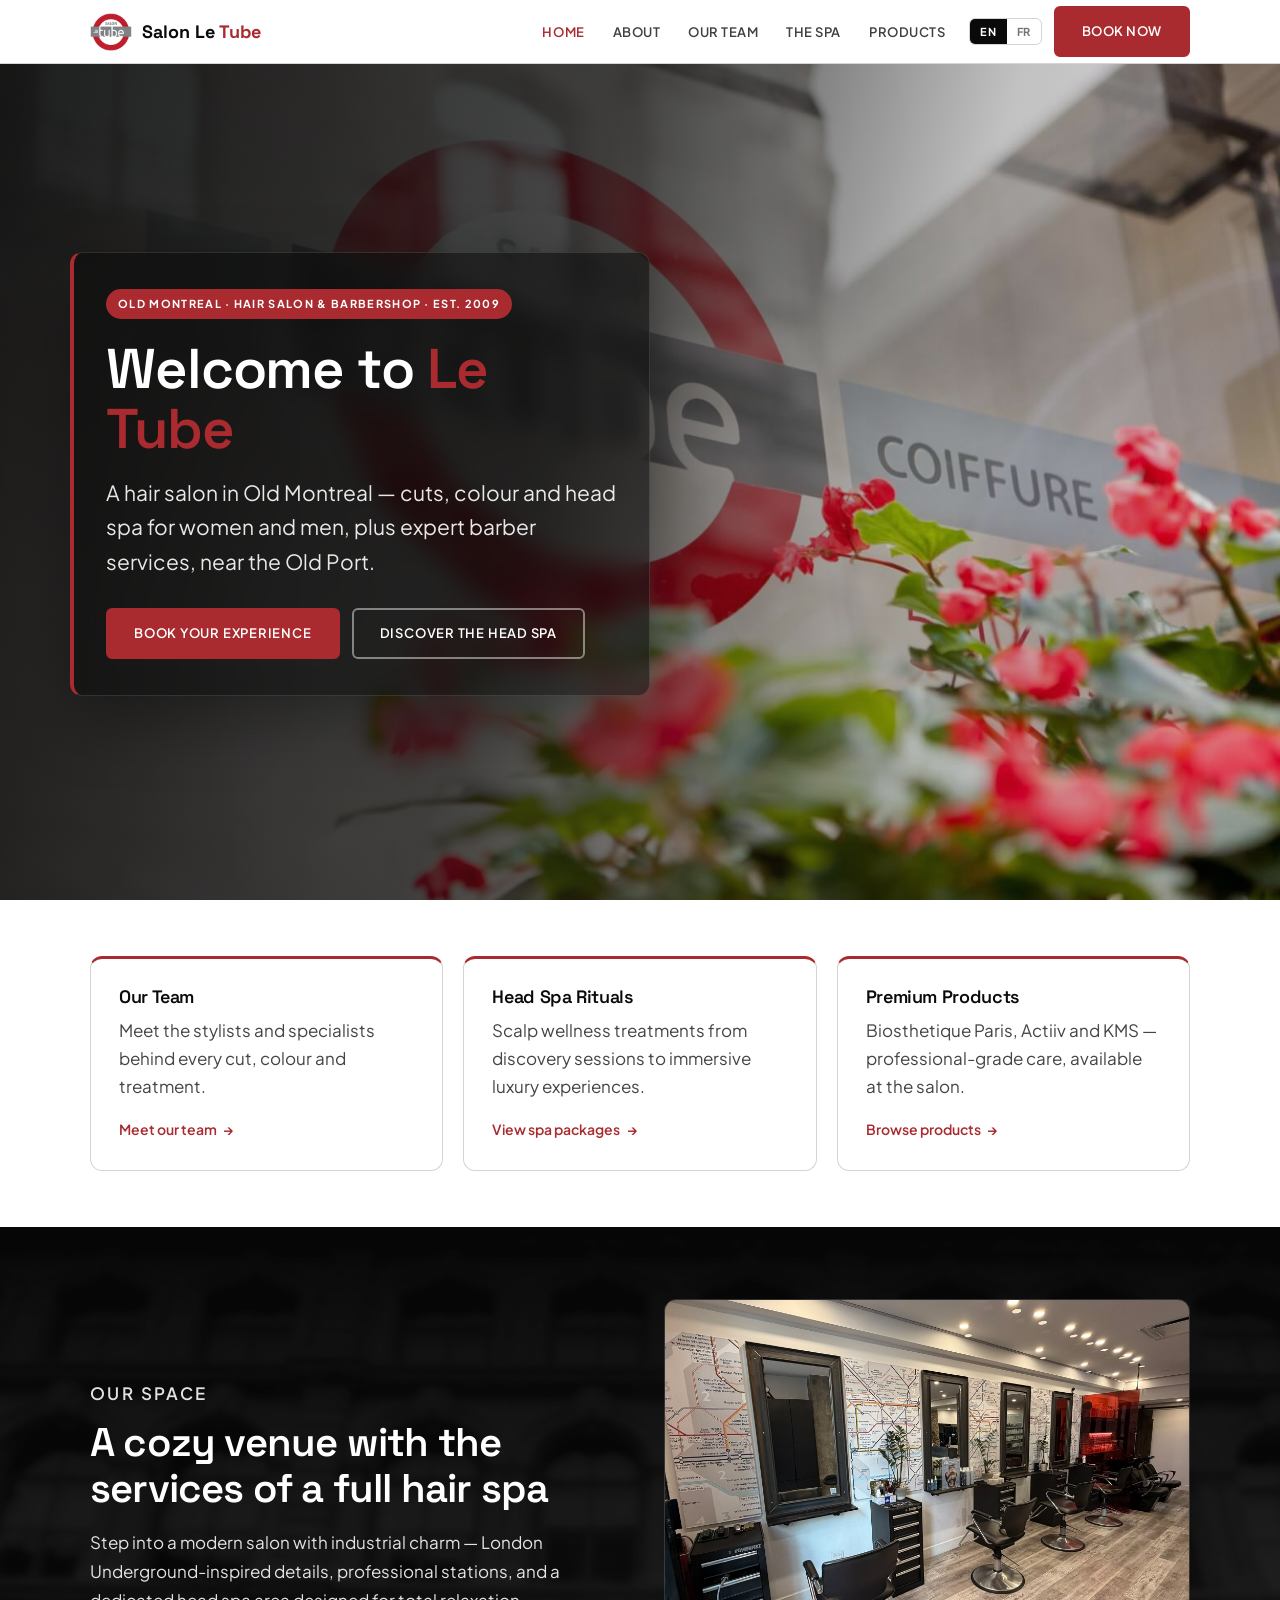
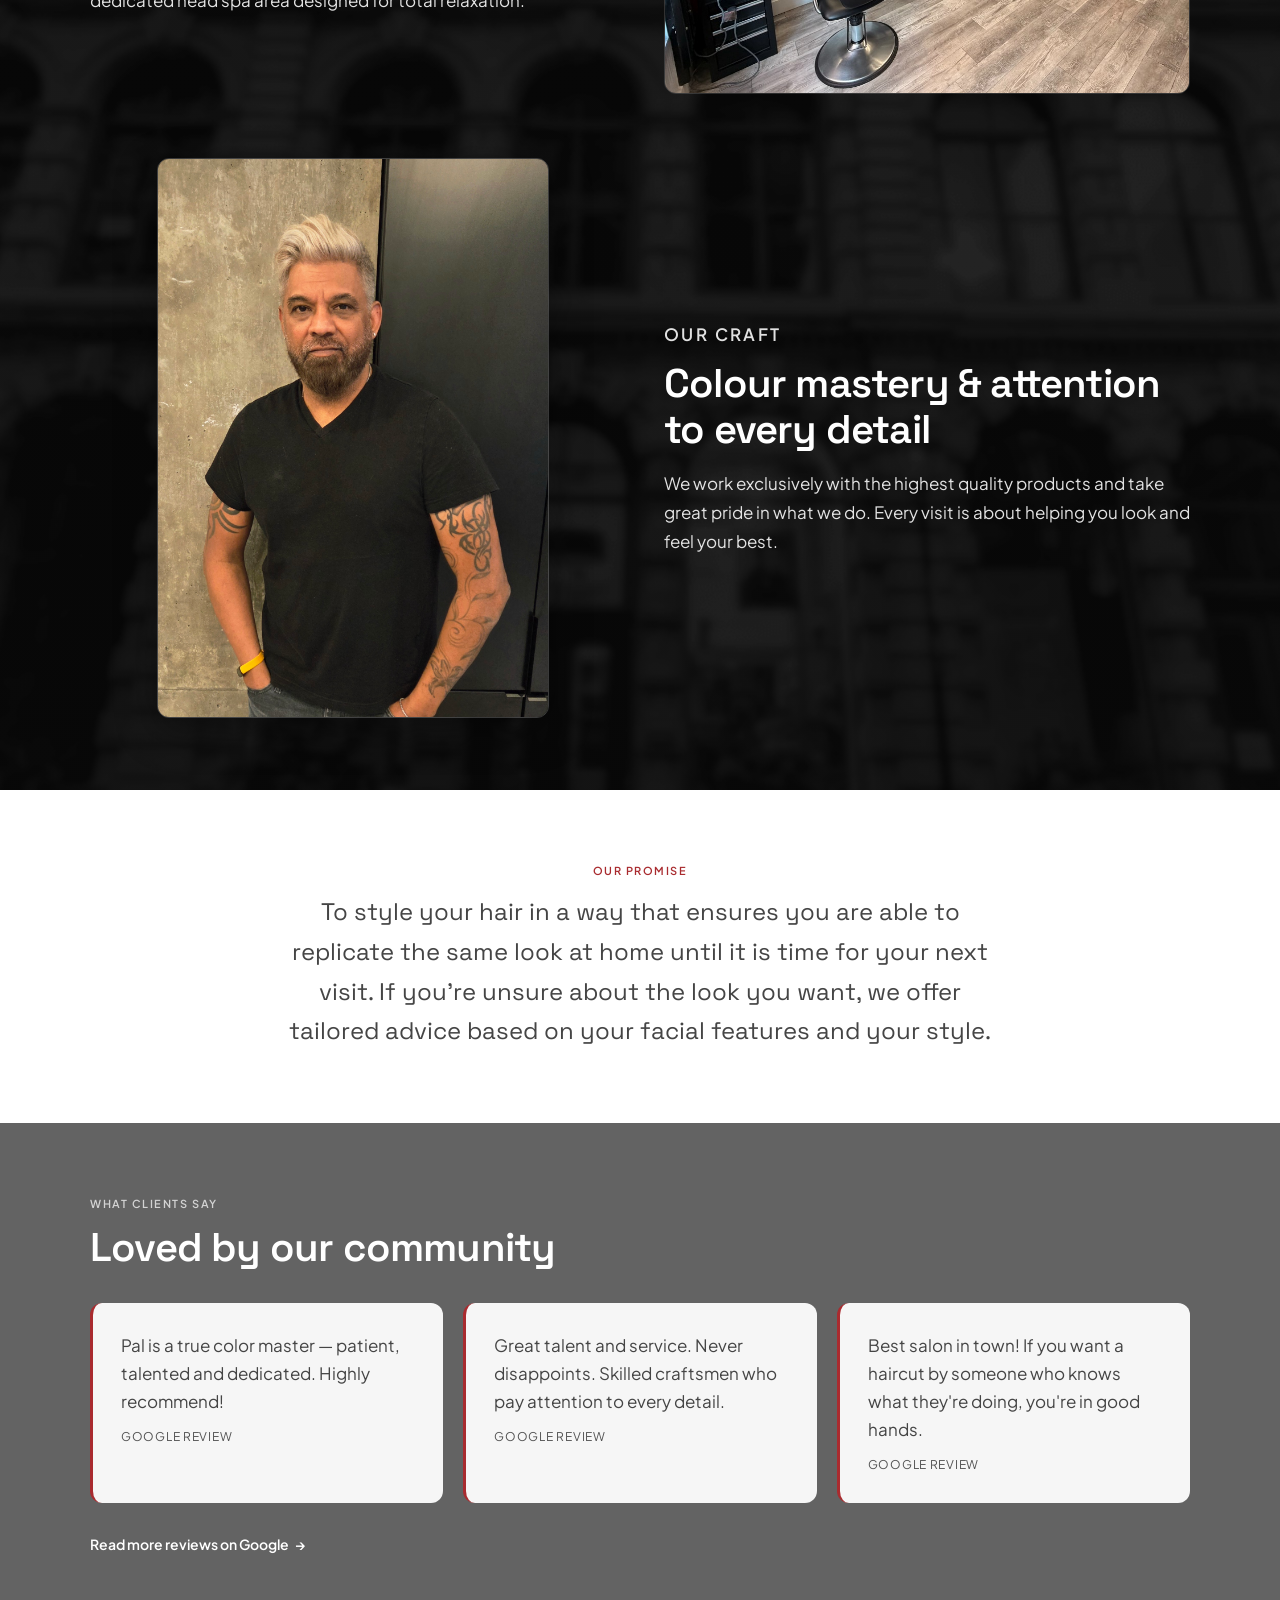
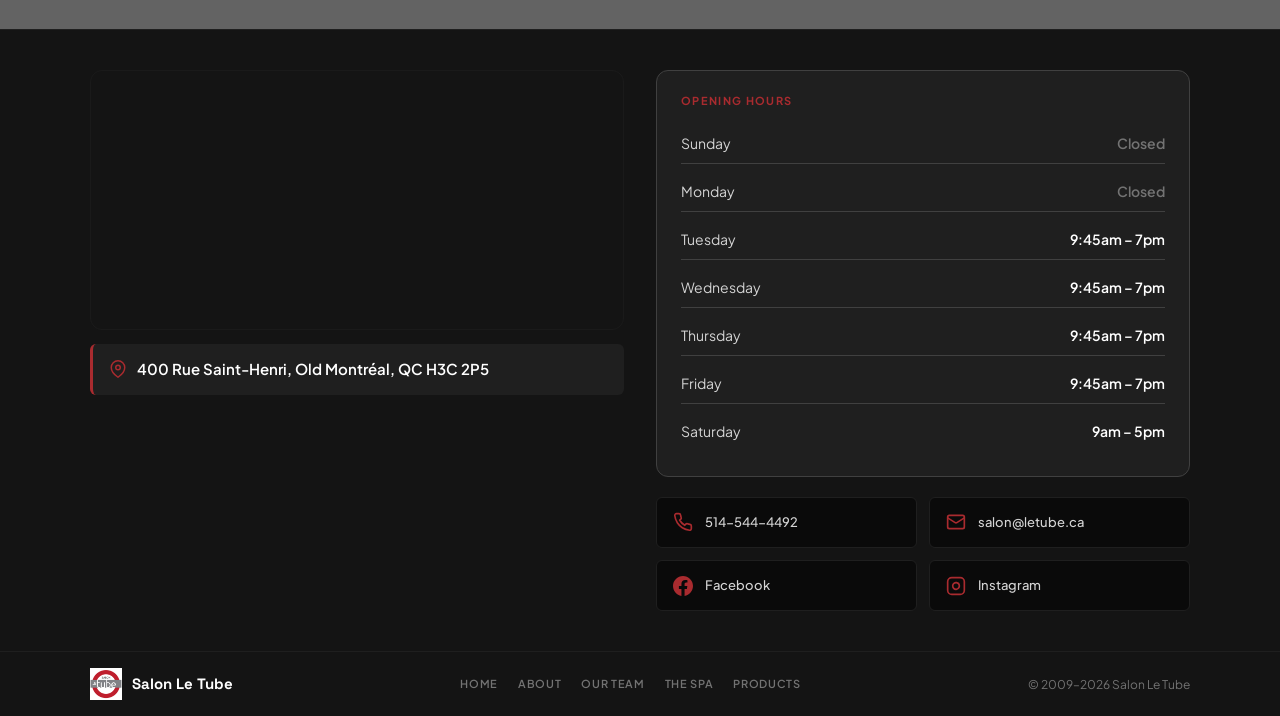
<file: index.html>
<!DOCTYPE html>
<html lang="en">
<head>
  <meta charset="UTF-8">
  <meta name="viewport" content="width=device-width, initial-scale=1.0">
  <meta name="description" content="Salon Le Tube — hair salon and barbershop in Old Montreal near the Old Port. Haircuts, barber services, colour, head spa and extensions since 2009.">
  <meta name="keywords" content="hair salon Montreal, barbershop Montreal, barber Old Montreal, Salon Le Tube">
  <meta name="author" content="Salon Le Tube">
  <meta name="geo.region" content="CA-QC">
  <meta name="geo.placename" content="Montréal">
  <title>Salon Le Tube | Hair Salon &amp; Barbershop in Old Montreal</title>
  <link rel="canonical" href="https://letube.ca/">
  <link rel="icon" type="image/png" href="assets/images/logo-icon.png">
  <meta property="og:type" content="website">
  <meta property="og:site_name" content="Salon Le Tube">
  <meta property="og:url" content="https://letube.ca/">
  <meta property="og:title" content="Salon Le Tube | Hair Salon &amp; Barbershop in Old Montreal">
  <meta property="og:description" content="Hair salon and barbershop in Old Montreal near the Old Port. Cuts, barber services, colour and head spa.">
  <meta property="og:image" content="https://letube.ca/assets/images/hero-original-bg.jpg">
  <meta property="og:locale" content="en_CA">
  <meta property="og:locale:alternate" content="fr_CA">
  <meta name="twitter:card" content="summary_large_image">
  <meta name="twitter:title" content="Salon Le Tube | Hair Salon &amp; Barbershop in Old Montreal">
  <meta name="twitter:description" content="Hair salon and barbershop in Old Montreal near the Old Port.">
  <meta name="twitter:image" content="https://letube.ca/assets/images/hero-original-bg.jpg">
  <script type="application/ld+json" id="schema-json"></script>
  <link rel="preconnect" href="https://fonts.googleapis.com">
  <link rel="preconnect" href="https://fonts.gstatic.com" crossorigin>
  <link href="https://fonts.googleapis.com/css2?family=Plus+Jakarta+Sans:wght@400;500;600;700&family=Space+Grotesk:wght@400;500;600;700&display=swap" rel="stylesheet">
  <link rel="stylesheet" href="css/styles.css">
</head>
<body data-page="home">

  <header class="site-header">
    <div class="header-inner">
      <a href="index.html" class="logo">
        <img src="assets/images/logo-icon.png" alt="" width="42" height="42">
        <span class="logo-text">Salon Le <span>Tube</span></span>
      </a>
      <button class="nav-toggle" aria-label="Open menu" aria-expanded="false">
        <span></span><span></span><span></span>
      </button>
      <nav class="main-nav">
        <ul>
          <li><a href="index.html" class="active" data-i18n="nav.home">Home</a></li>
          <li><a href="about.html" data-i18n="nav.about">About</a></li>
          <li><a href="team.html" data-i18n="nav.team">Our Team</a></li>
          <li><a href="spa.html" data-i18n="nav.spa">The Spa</a></li>
          <li><a href="products.html" data-i18n="nav.products">Products</a></li>
          <li class="nav-item-contact"><a href="#site-footer" data-i18n="nav.contact">Contact Us</a></li>
        </ul>
        <div class="nav-actions">
          <div class="lang-toggle" role="group" aria-label="Language">
            <button type="button" class="lang-btn active" data-lang="en" aria-pressed="true">EN</button>
            <button type="button" class="lang-btn" data-lang="fr" aria-pressed="false">FR</button>
          </div>
          <a href="tel:+15145444492" class="btn btn-primary" data-i18n="nav.book">Book Now</a>
        </div>
      </nav>
    </div>
  </header>

  <main>
    <section class="hero">
      <div class="hero-bg">
        <img src="assets/images/hero-original-bg.jpg" alt="Salon Le Tube storefront in Old Montreal" data-i18n-alt="home.hero.alt">
        <div class="hero-overlay"></div>
      </div>
      <div class="container hero-inner">
        <div class="hero-content-box">
          <span class="hero-badge" data-i18n="home.hero.badge">Old Montreal · Est. 2009</span>
          <h1 data-i18n-html="home.hero.title">Welcome to <span class="text-red">Le Tube</span></h1>
          <p class="hero-sub" data-i18n="home.hero.sub">A hair salon in Old Montreal — cuts, colour and head spa for women and men, plus expert barber services, near the Old Port.</p>
          <div class="hero-actions">
            <a href="tel:+15145444492" class="btn btn-primary" data-i18n="home.hero.book">Book Your Experience</a>
            <a href="spa.html" class="btn btn-outline" data-i18n="home.hero.spa">Discover the Head Spa</a>
          </div>
        </div>
      </div>
    </section>

    <section class="section intro-strip">
      <div class="container">
        <div class="intro-grid">
          <article class="intro-card">
            <h3 data-i18n="home.card.team.title">Our Team</h3>
            <p data-i18n="home.card.team.text">Meet the stylists and specialists behind every cut, colour and treatment.</p>
            <a href="team.html" class="link-arrow" data-i18n="home.card.team.link">Meet our team</a>
          </article>
          <article class="intro-card">
            <h3 data-i18n="home.card.spa.title">Head Spa Rituals</h3>
            <p data-i18n="home.card.spa.text">Scalp wellness treatments from discovery sessions to immersive luxury experiences.</p>
            <a href="spa.html" class="link-arrow" data-i18n="home.card.spa.link">View spa packages</a>
          </article>
          <article class="intro-card">
            <h3 data-i18n="home.card.products.title">Premium Products</h3>
            <p data-i18n="home.card.products.text">Biosthetique Paris, Actiiv and KMS — professional-grade care, available at the salon.</p>
            <a href="products.html" class="link-arrow" data-i18n="home.card.products.link">Browse products</a>
          </article>
        </div>
      </div>
    </section>

    <section class="section home-showcase">
      <div class="home-showcase-bg" aria-hidden="true"></div>
      <div class="home-showcase-overlay" aria-hidden="true"></div>
      <div class="container home-showcase-inner">
        <div class="showcase-row">
          <div class="showcase-text">
            <p class="eyebrow" data-i18n="home.space.eyebrow">Our Space</p>
            <h2 data-i18n="home.space.title">A cozy venue with the services of a full hair spa</h2>
            <p data-i18n="home.space.text">Step into a modern salon with industrial charm — London Underground-inspired details, professional stations, and a dedicated head spa area designed for total relaxation.</p>
          </div>
          <div class="showcase-image">
            <img src="assets/images/FullSizeRender-4.JPEG" alt="Styling stations at Salon Le Tube" data-i18n-alt="home.space.alt">
          </div>
        </div>
        <div class="showcase-row reverse">
          <div class="showcase-text">
            <p class="eyebrow" data-i18n="home.craft.eyebrow">Our Craft</p>
            <h2 data-i18n="home.craft.title">Colour mastery &amp; attention to every detail</h2>
            <p data-i18n="home.craft.text">We work exclusively with the highest quality products and take great pride in what we do. Every visit is about helping you look and feel your best.</p>
          </div>
          <div class="showcase-image showcase-image--portrait">
            <img src="assets/images/salon-detail.jpg" alt="Stylist at Salon Le Tube" data-i18n-alt="home.craft.alt">
          </div>
        </div>
      </div>
    </section>

    <section class="section promise-section">
      <div class="container narrow">
        <p class="eyebrow red" data-i18n="home.promise.eyebrow">Our Promise</p>
        <blockquote data-i18n="home.promise.text">
          To style your hair in a way that ensures you are able to replicate the same look at home until it is time for your next visit. If you're unsure about the look you want, we offer tailored advice based on your facial features and your style.
        </blockquote>
      </div>
    </section>

    <section class="section reviews-section">
      <div class="reviews-video-bg" aria-hidden="true">
        <video autoplay muted loop playsinline>
          <source src="assets/images/salonvideo.mp4" type="video/mp4">
        </video>
        <div class="reviews-video-overlay"></div>
      </div>
      <div class="container reviews-content">
        <p class="eyebrow" data-i18n="home.reviews.eyebrow">What Clients Say</p>
        <h2 data-i18n="home.reviews.title">Loved by our community</h2>
        <div class="reviews-grid">
          <figure class="review-card">
            <blockquote data-i18n="home.reviews.1">Pal is a true color master — patient, talented and dedicated. Highly recommend!</blockquote>
            <figcaption data-i18n="home.reviews.source">Google Review</figcaption>
          </figure>
          <figure class="review-card">
            <blockquote data-i18n="home.reviews.2">Great talent and service. Never disappoints. Skilled craftsmen who pay attention to every detail.</blockquote>
            <figcaption data-i18n="home.reviews.source">Google Review</figcaption>
          </figure>
          <figure class="review-card">
            <blockquote data-i18n="home.reviews.3">Best salon in town! If you want a haircut by someone who knows what they're doing, you're in good hands.</blockquote>
            <figcaption data-i18n="home.reviews.source">Google Review</figcaption>
          </figure>
        </div>
        <a href="https://www.google.com/maps/search/Salon+Le+Tube+Montreal" target="_blank" rel="noopener" class="link-arrow link-arrow-light" data-i18n="home.reviews.link">Read more reviews on Google</a>
      </div>
    </section>
  </main>

  <div id="site-footer" data-partial="partials/footer.html"></div>

  <script src="js/footer-template.js"></script>
  <script src="js/seo.js"></script>
  <script src="js/i18n.js"></script>
  <script src="js/main.js"></script>
</body>
</html>
</file>
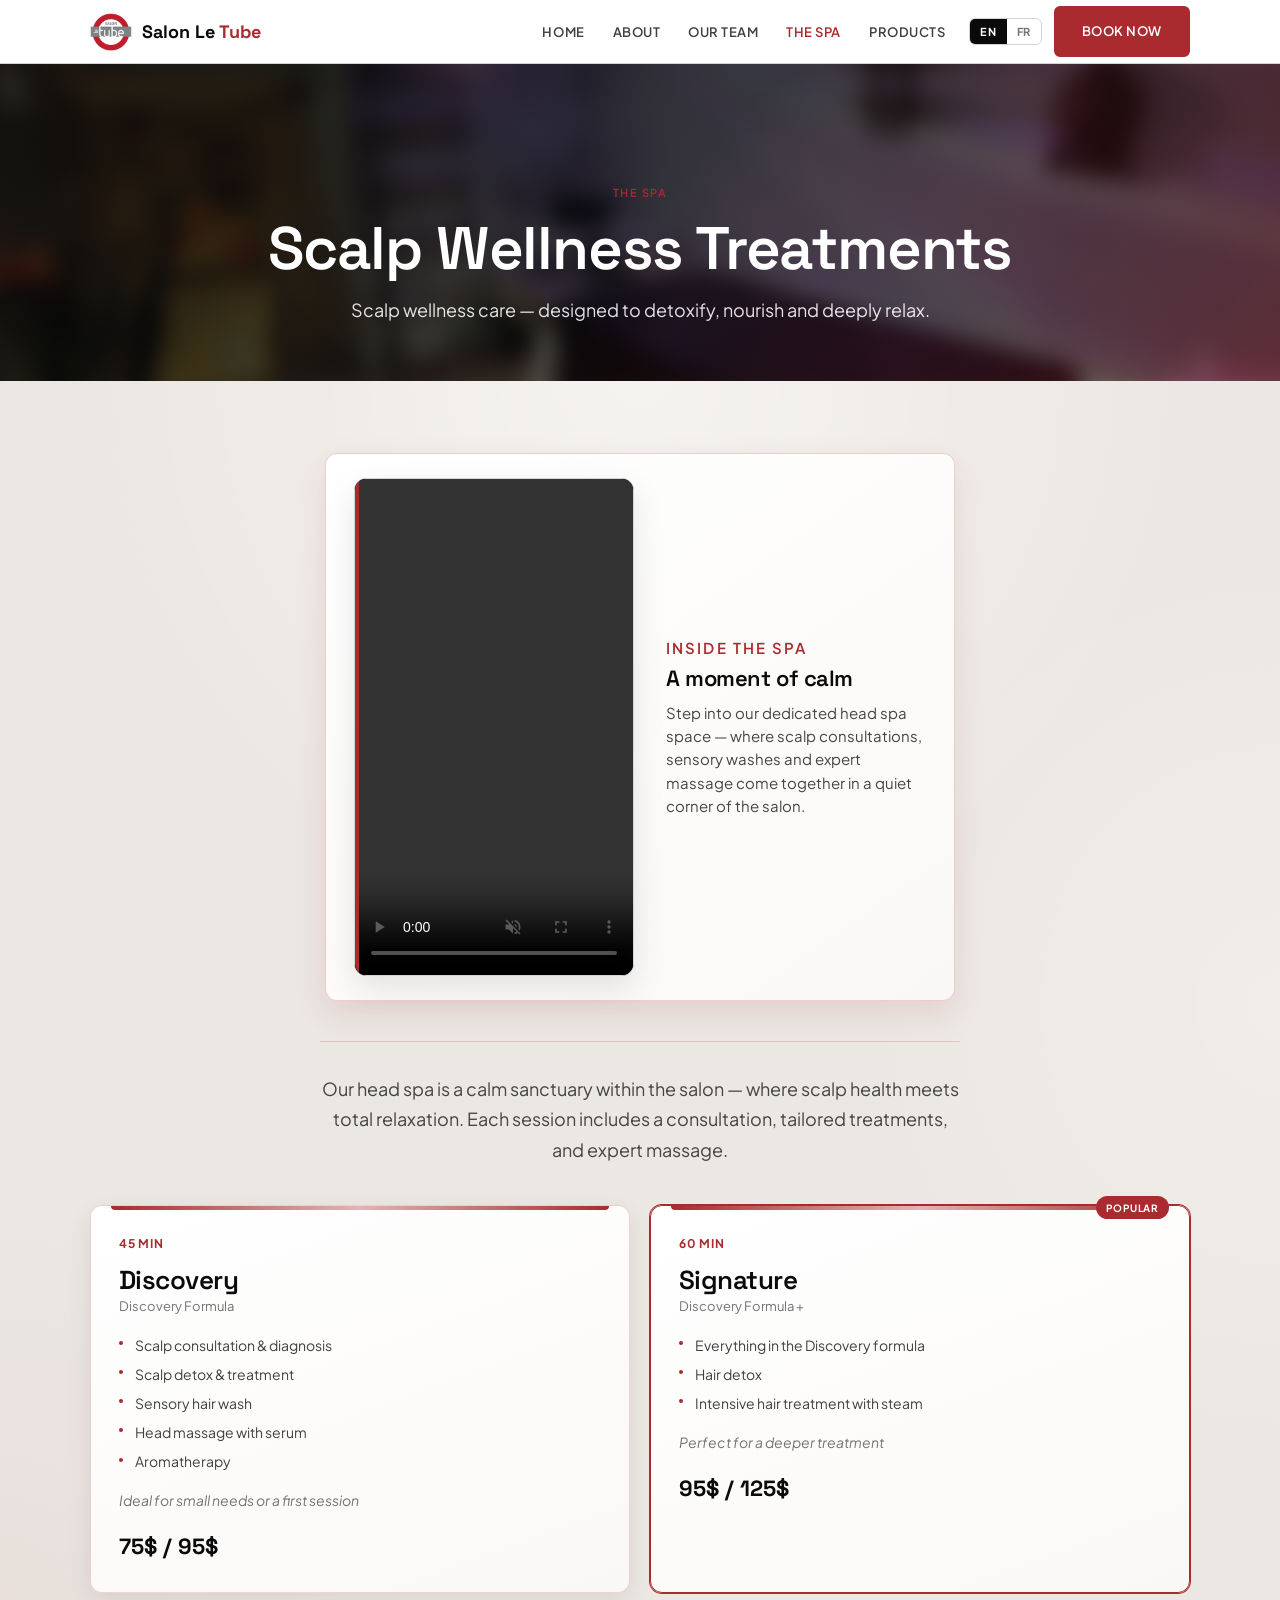
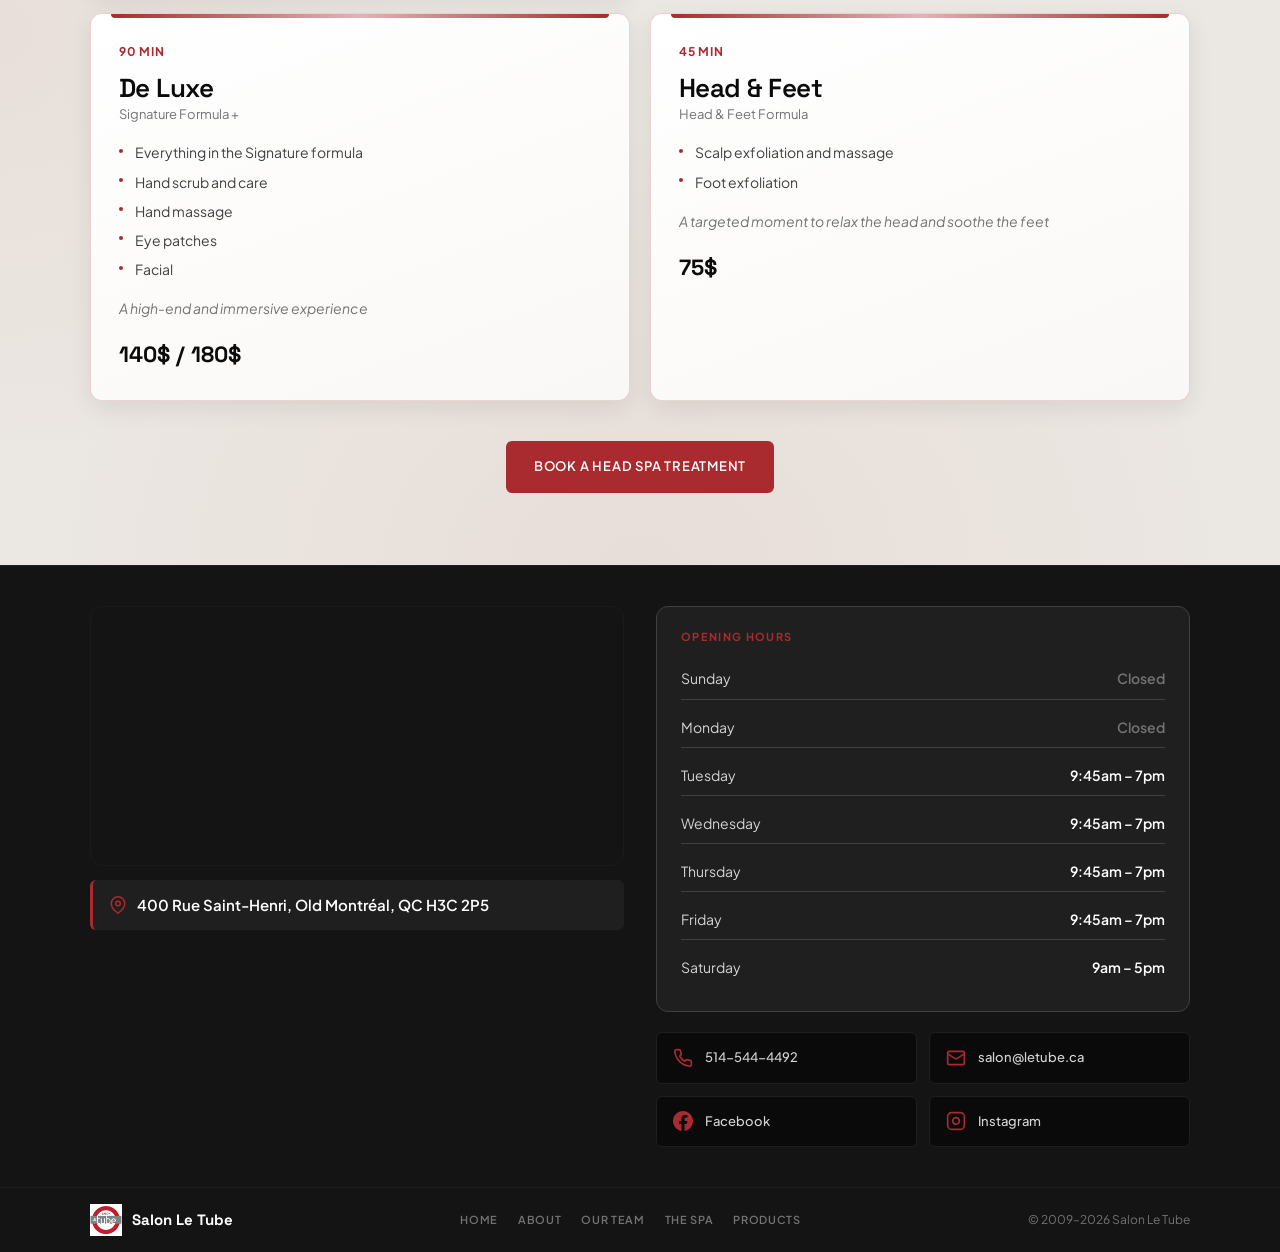
<file: spa.html>
<!DOCTYPE html>
<html lang="en">
<head>
  <meta charset="UTF-8">
  <meta name="viewport" content="width=device-width, initial-scale=1.0">
  <meta name="description" content="Head spa and scalp wellness treatments at Salon Le Tube — hair salon in Old Montreal.">
  <meta name="keywords" content="head spa Montreal, scalp treatment Old Montreal, Salon Le Tube">
  <title>Head Spa &amp; Scalp Treatments | Salon Le Tube Old Montreal</title>
  <link rel="canonical" href="https://letube.ca/spa.html">
  <link rel="icon" type="image/png" href="assets/images/logo-icon.png">
  <meta property="og:type" content="website">
  <meta property="og:site_name" content="Salon Le Tube">
  <meta property="og:url" content="https://letube.ca/spa.html">
  <meta property="og:title" content="Head Spa | Salon Le Tube">
  <meta property="og:description" content="Scalp wellness treatments at our Old Montreal hair salon.">
  <meta property="og:image" content="https://letube.ca/assets/images/hero-original-bg.jpg">
  <meta name="twitter:card" content="summary_large_image">
  <script type="application/ld+json" id="schema-json"></script>
  <link rel="preconnect" href="https://fonts.googleapis.com">
  <link rel="preconnect" href="https://fonts.gstatic.com" crossorigin>
  <link href="https://fonts.googleapis.com/css2?family=Plus+Jakarta+Sans:wght@400;500;600;700&family=Space+Grotesk:wght@400;500;600;700&display=swap" rel="stylesheet">
  <link rel="stylesheet" href="css/styles.css">
</head>
<body data-page="spa">

  <header class="site-header">
    <div class="header-inner">
      <a href="index.html" class="logo">
        <img src="assets/images/logo-icon.png" alt="" width="42" height="42">
        <span class="logo-text">Salon Le <span>Tube</span></span>
      </a>
      <button class="nav-toggle" aria-label="Open menu" aria-expanded="false">
        <span></span><span></span><span></span>
      </button>
      <nav class="main-nav">
        <ul>
          <li><a href="index.html" data-i18n="nav.home">Home</a></li>
          <li><a href="about.html" data-i18n="nav.about">About</a></li>
          <li><a href="team.html" data-i18n="nav.team">Our Team</a></li>
          <li><a href="spa.html" class="active" data-i18n="nav.spa">The Spa</a></li>
          <li><a href="products.html" data-i18n="nav.products">Products</a></li>
          <li class="nav-item-contact"><a href="#site-footer" data-i18n="nav.contact">Contact Us</a></li>
        </ul>
        <div class="nav-actions">
          <div class="lang-toggle" role="group" aria-label="Language">
            <button type="button" class="lang-btn active" data-lang="en" aria-pressed="true">EN</button>
            <button type="button" class="lang-btn" data-lang="fr" aria-pressed="false">FR</button>
          </div>
          <a href="tel:+15145444492" class="btn btn-primary" data-i18n="nav.book">Book Now</a>
        </div>
      </nav>
    </div>
  </header>

  <main>
    <div class="page-hero">
      <div class="page-hero-bg page-hero-bg--blur" style="background-image: url('assets/images/IMG_6720-1.JPEG')"></div>
      <div class="page-hero-overlay"></div>
      <div class="container page-hero-content">
        <p class="eyebrow red" data-i18n="spa.eyebrow">The Spa</p>
        <h1 data-i18n="spa.title">Head Spa Capillaire</h1>
        <p class="section-sub" data-i18n="spa.sub">Scalp wellness ritual — designed to detoxify, nourish and deeply relax.</p>
      </div>
    </div>

    <section class="section spa-section">
      <div class="container">
        <div class="spa-video-layout">
          <div class="spa-video-wrap">
            <video controls playsinline loop muted autoplay>
              <source src="assets/images/IMG_5854.MP4" type="video/mp4">
            </video>
          </div>
          <div class="spa-video-copy">
            <p class="eyebrow red" data-i18n="spa.video.eyebrow">Inside the Spa</p>
            <h2 data-i18n="spa.video.title">A moment of calm</h2>
            <p data-i18n="spa.video.text">Step into our dedicated head spa space — where scalp consultations, sensory washes and expert massage come together in a quiet corner of the salon.</p>
          </div>
        </div>

        <div class="spa-intro">
          <p data-i18n="spa.intro">Our head spa offers a sanctuary within the salon — a dedicated space where scalp health meets sensory indulgence.</p>
        </div>

        <div class="spa-packages">
          <article class="spa-card">
            <div class="spa-card-header">
              <span class="spa-duration">45 min</span>
            </div>
            <h3 data-i18n="spa.decouverte.title">Discovery</h3>
            <p class="spa-formula" data-i18n="spa.decouverte.formula">Discovery Formula</p>
            <ul class="spa-includes">
              <li data-i18n="spa.decouverte.1">Scalp consultation & diagnosis</li>
              <li data-i18n="spa.decouverte.2">Scalp detox & treatment</li>
              <li data-i18n="spa.decouverte.3">Sensory hair wash</li>
              <li data-i18n="spa.decouverte.4">Head massage with serum</li>
              <li data-i18n="spa.decouverte.5">Aromatherapy</li>
            </ul>
            <p class="spa-tagline" data-i18n="spa.decouverte.tagline">Ideal for small needs or a first session</p>
            <p class="spa-price">75$ / 95$</p>
          </article>

          <article class="spa-card featured">
            <div class="spa-card-badge" data-i18n="spa.signature.badge">Popular</div>
            <div class="spa-card-header">
              <span class="spa-duration">60 min</span>
            </div>
            <h3 data-i18n="spa.signature.title">Signature</h3>
            <p class="spa-formula" data-i18n="spa.signature.formula">Discovery Formula +</p>
            <ul class="spa-includes">
              <li data-i18n="spa.signature.1">Everything in the Discovery formula</li>
              <li data-i18n="spa.signature.2">Hair detox</li>
              <li data-i18n="spa.signature.3">Intensive hair treatment with steam</li>
            </ul>
            <p class="spa-tagline" data-i18n="spa.signature.tagline">Perfect for a deeper treatment</p>
            <p class="spa-price">95$ / 125$</p>
          </article>

          <article class="spa-card">
            <div class="spa-card-header">
              <span class="spa-duration">90 min</span>
            </div>
            <h3 data-i18n="spa.deluxe.title">De Luxe</h3>
            <p class="spa-formula" data-i18n="spa.deluxe.formula">Signature Formula +</p>
            <ul class="spa-includes">
              <li data-i18n="spa.deluxe.1">Everything in the Signature formula</li>
              <li data-i18n="spa.deluxe.2">Hand scrub and care</li>
              <li data-i18n="spa.deluxe.3">Hand massage</li>
              <li data-i18n="spa.deluxe.4">Eye patches</li>
              <li data-i18n="spa.deluxe.5">Facial</li>
            </ul>
            <p class="spa-tagline" data-i18n="spa.deluxe.tagline">A high-end and immersive experience</p>
            <p class="spa-price">140$ / 180$</p>
          </article>

          <article class="spa-card">
            <div class="spa-card-header">
              <span class="spa-duration">45 min</span>
            </div>
            <h3 data-i18n="spa.tete.title">Head & Feet</h3>
            <p class="spa-formula" data-i18n="spa.tete.formula">Head & Feet Formula</p>
            <ul class="spa-includes">
              <li data-i18n="spa.tete.1">Scalp exfoliation and massage</li>
              <li data-i18n="spa.tete.2">Foot exfoliation</li>
            </ul>
            <p class="spa-tagline" data-i18n="spa.tete.tagline">A targeted moment to relax the head and soothe the feet</p>
            <p class="spa-price">75$</p>
          </article>
        </div>

        <div class="spa-cta">
          <a href="tel:+15145444492" class="btn btn-primary" data-i18n="spa.cta">Book a Head Spa Ritual</a>
        </div>
      </div>
    </section>
  </main>

  <div id="site-footer" data-partial="partials/footer.html"></div>

  <script src="js/footer-template.js"></script>
  <script src="js/seo.js"></script>
  <script src="js/i18n.js"></script>
  <script src="js/main.js"></script>
</body>
</html>
</file>
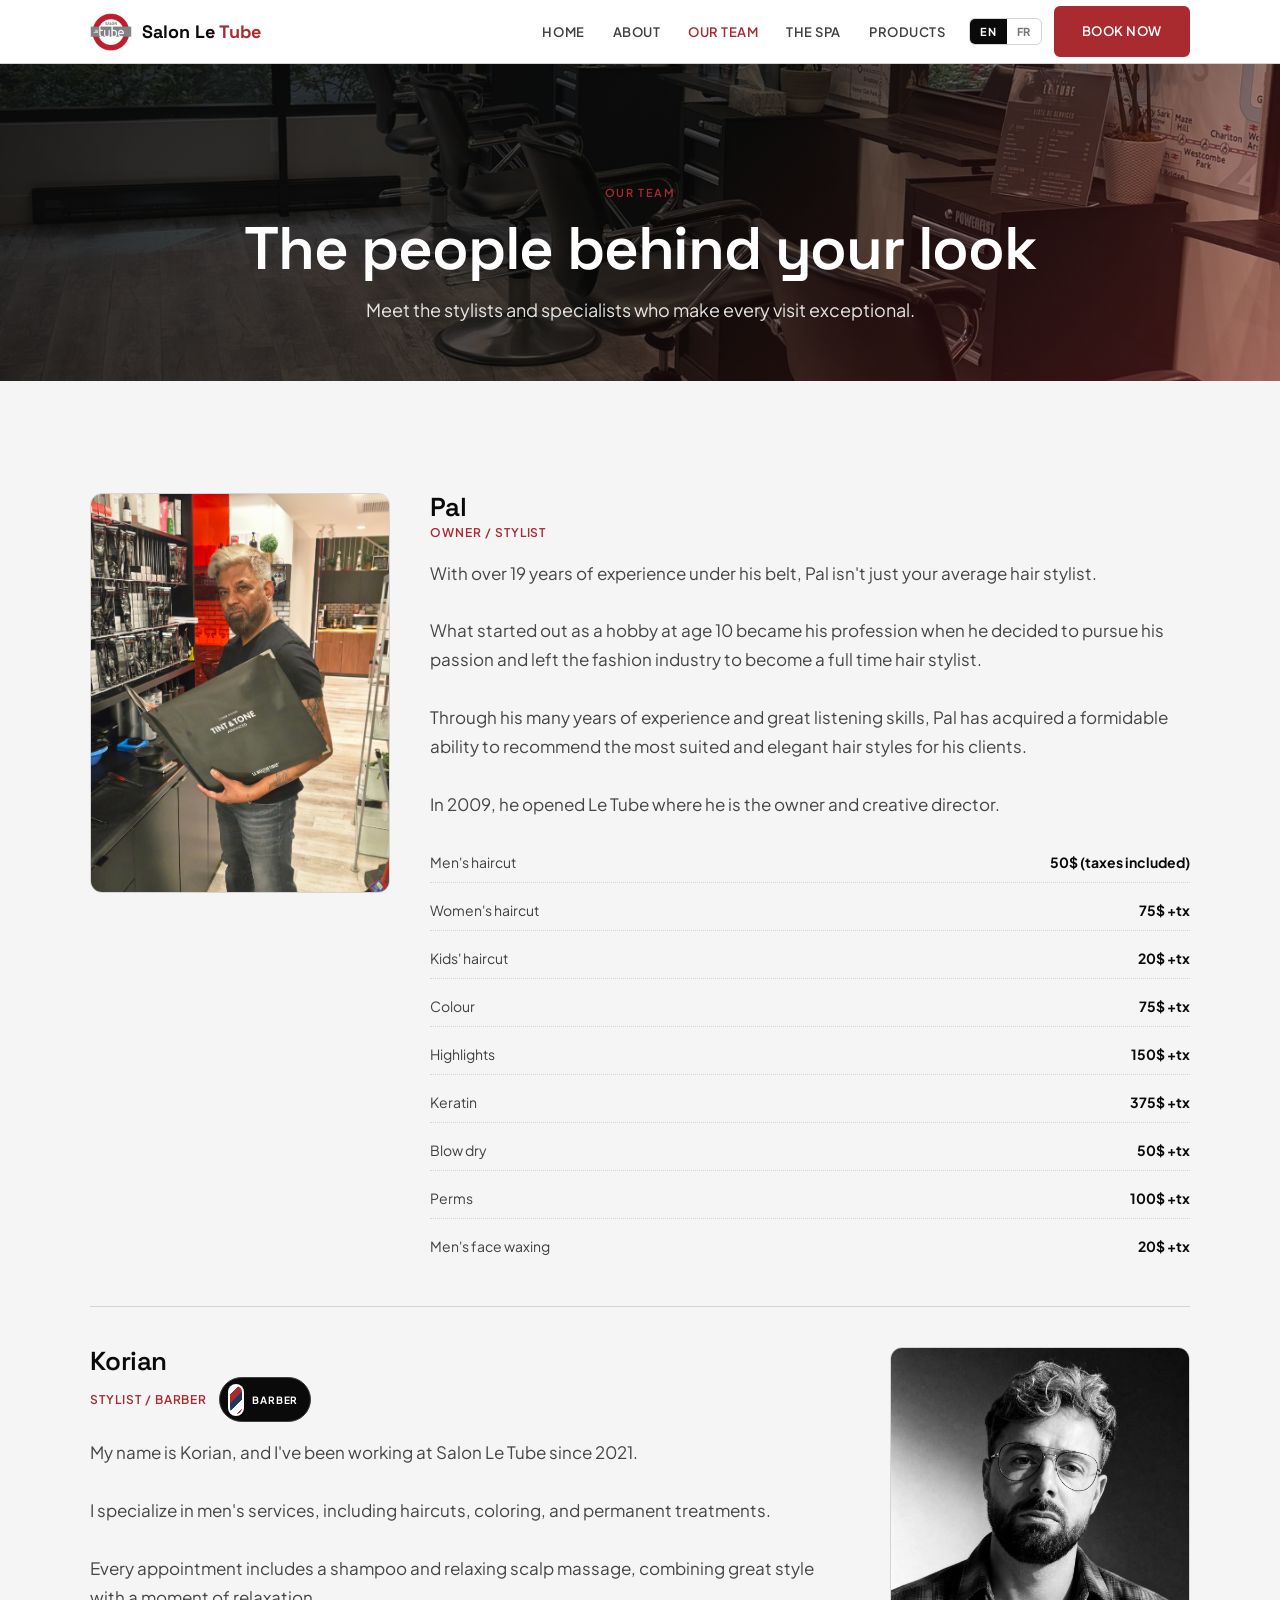
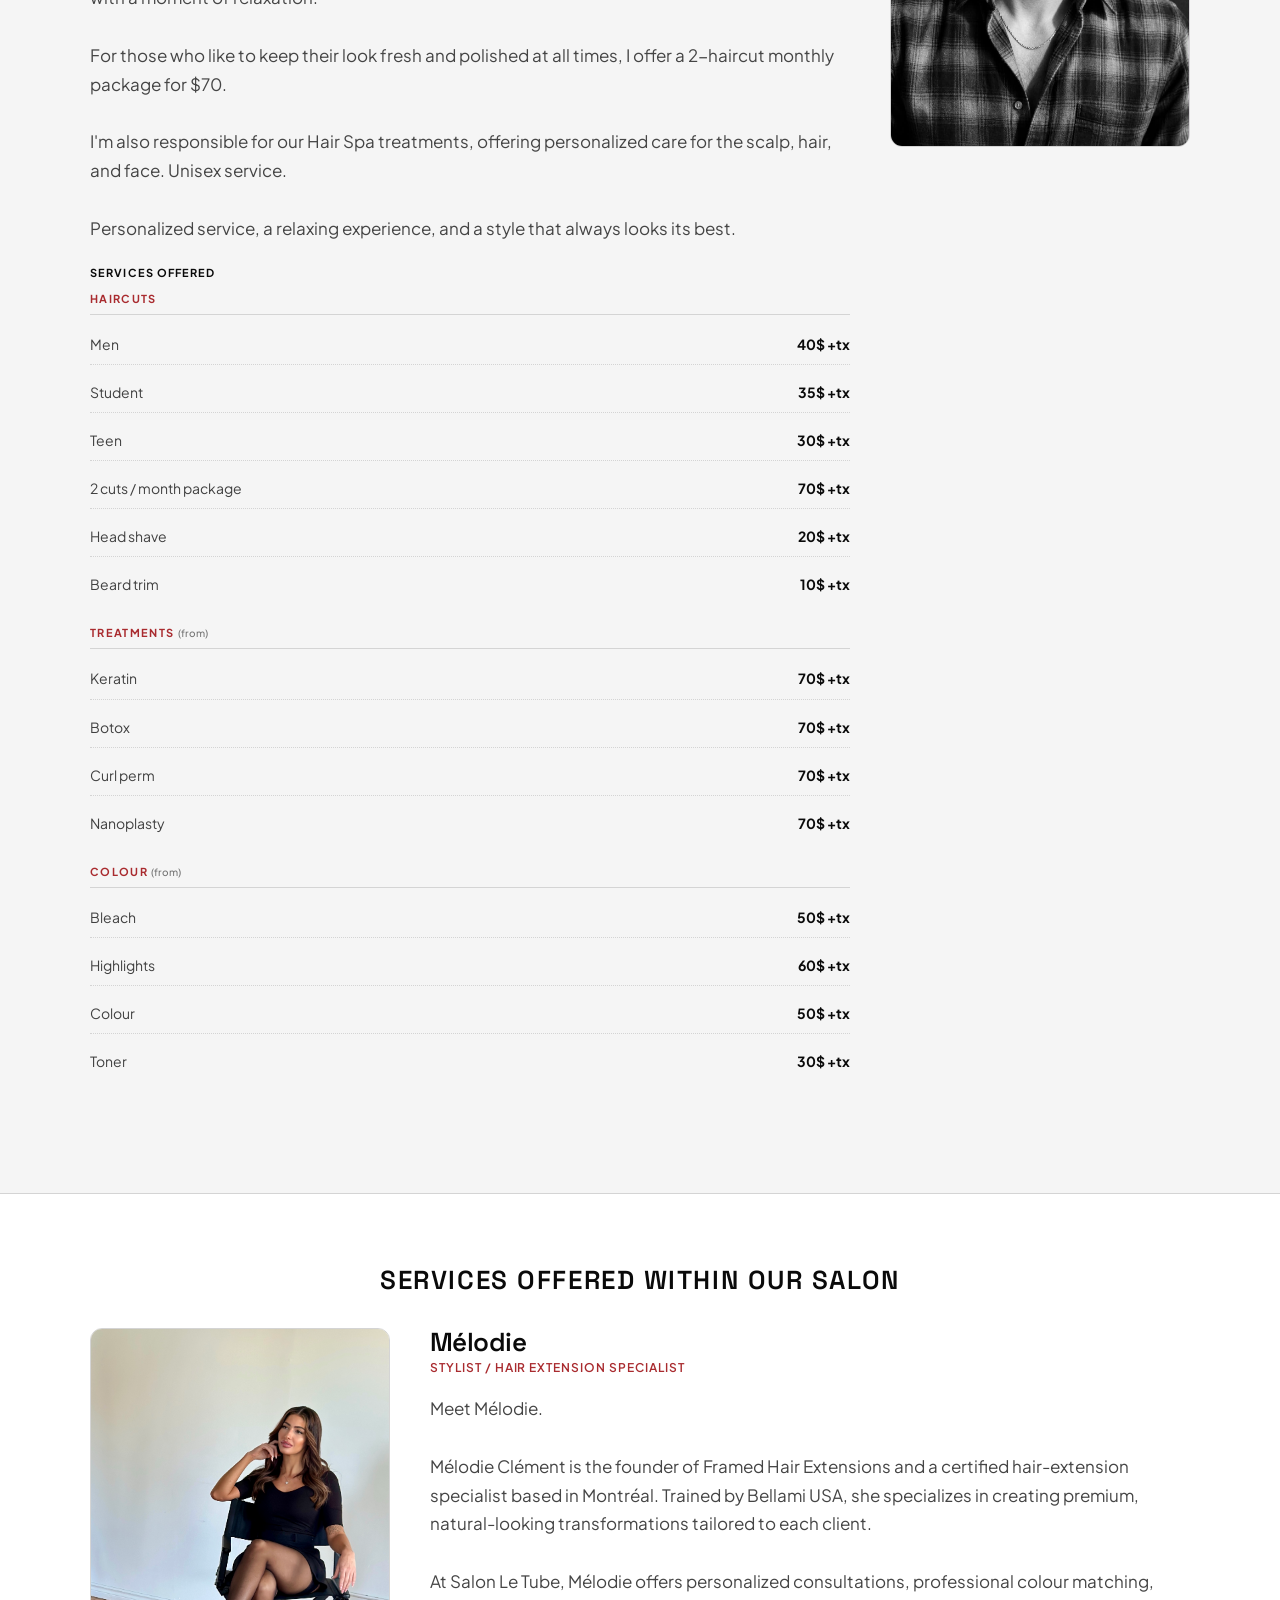
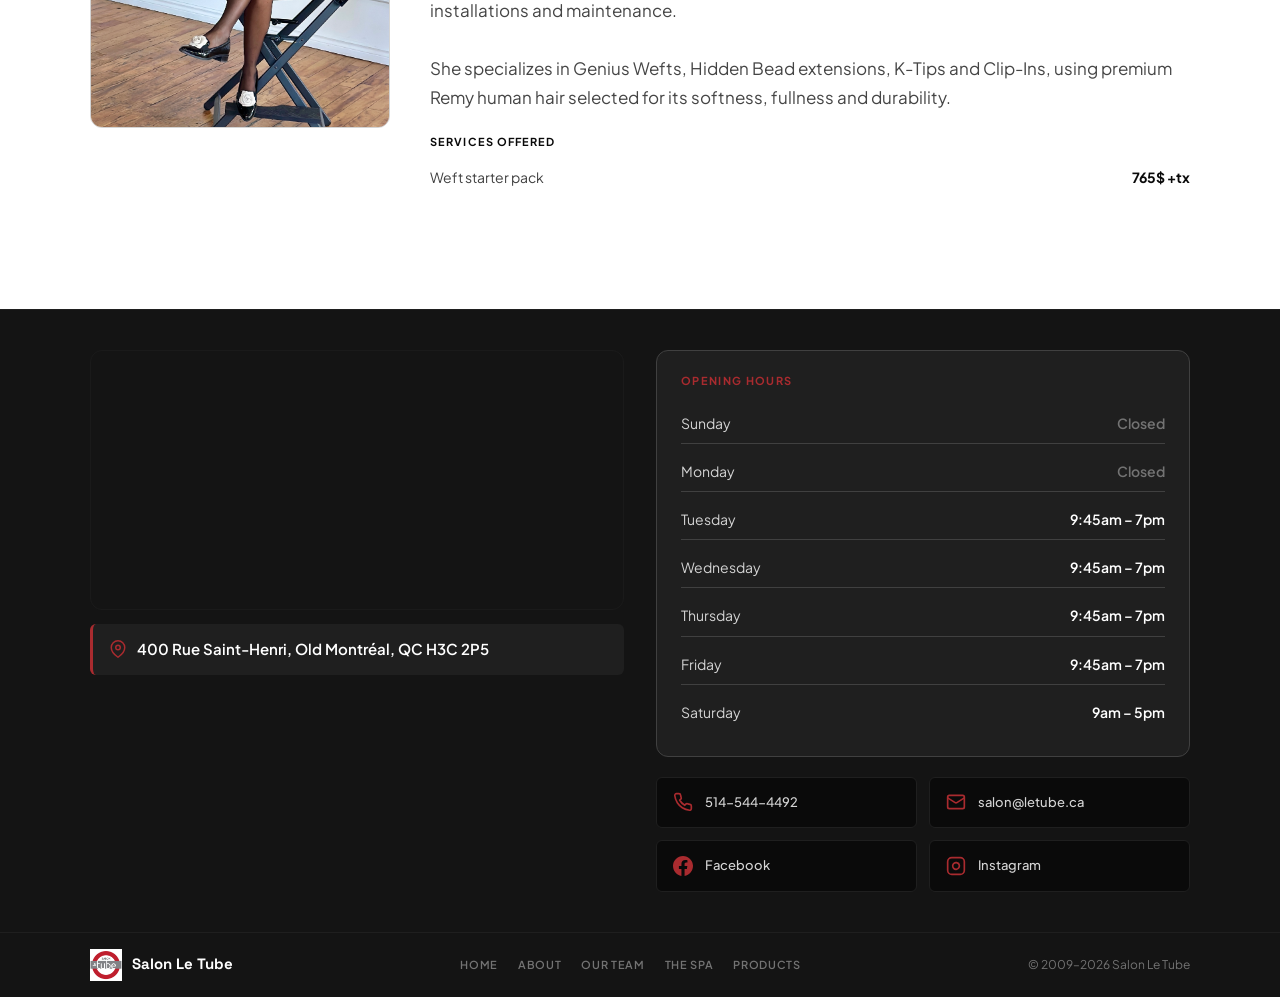
<file: team.html>
<!DOCTYPE html>
<html lang="en">
<head>
  <meta charset="UTF-8">
  <meta name="viewport" content="width=device-width, initial-scale=1.0">
  <meta name="description" content="Meet the stylists and barber at Salon Le Tube — expert hair salon team in Old Montreal.">
  <meta name="keywords" content="hair salon Montreal, barber Old Montreal, Salon Le Tube team">
  <title>Our Team | Hair Stylists &amp; Barber | Salon Le Tube Montreal</title>
  <link rel="canonical" href="https://letube.ca/team.html">
  <link rel="icon" type="image/png" href="assets/images/logo-icon.png">
  <meta property="og:type" content="website">
  <meta property="og:site_name" content="Salon Le Tube">
  <meta property="og:url" content="https://letube.ca/team.html">
  <meta property="og:title" content="Our Team | Salon Le Tube">
  <meta property="og:description" content="Expert stylists and barber at Salon Le Tube in Old Montreal.">
  <meta property="og:image" content="https://letube.ca/assets/images/hero-original-bg.jpg">
  <meta name="twitter:card" content="summary_large_image">
  <script type="application/ld+json" id="schema-json"></script>
  <link rel="preconnect" href="https://fonts.googleapis.com">
  <link rel="preconnect" href="https://fonts.gstatic.com" crossorigin>
  <link href="https://fonts.googleapis.com/css2?family=Plus+Jakarta+Sans:wght@400;500;600;700&family=Space+Grotesk:wght@400;500;600;700&display=swap" rel="stylesheet">
  <link rel="stylesheet" href="css/styles.css">
</head>
<body data-page="team">

  <header class="site-header">
    <div class="header-inner">
      <a href="index.html" class="logo">
        <img src="assets/images/logo-icon.png" alt="" width="42" height="42">
        <span class="logo-text">Salon Le <span>Tube</span></span>
      </a>
      <button class="nav-toggle" aria-label="Open menu" aria-expanded="false">
        <span></span><span></span><span></span>
      </button>
      <nav class="main-nav">
        <ul>
          <li><a href="index.html" data-i18n="nav.home">Home</a></li>
          <li><a href="about.html" data-i18n="nav.about">About</a></li>
          <li><a href="team.html" class="active" data-i18n="nav.team">Our Team</a></li>
          <li><a href="spa.html" data-i18n="nav.spa">The Spa</a></li>
          <li><a href="products.html" data-i18n="nav.products">Products</a></li>
          <li class="nav-item-contact"><a href="#site-footer" data-i18n="nav.contact">Contact Us</a></li>
        </ul>
        <div class="nav-actions">
          <div class="lang-toggle" role="group" aria-label="Language">
            <button type="button" class="lang-btn active" data-lang="en" aria-pressed="true">EN</button>
            <button type="button" class="lang-btn" data-lang="fr" aria-pressed="false">FR</button>
          </div>
          <a href="tel:+15145444492" class="btn btn-primary" data-i18n="nav.book">Book Now</a>
        </div>
      </nav>
    </div>
  </header>

  <main>
    <div class="page-hero">
      <div class="page-hero-bg" style="background-image: url('assets/images/salon-stations.jpg')"></div>
      <div class="page-hero-overlay"></div>
      <div class="container page-hero-content">
        <p class="eyebrow red" data-i18n="team.eyebrow">Our Team</p>
        <h1 data-i18n="team.title">The people behind your look</h1>
        <p class="section-sub" data-i18n="team.sub">Meet the stylists and specialists who make every visit exceptional.</p>
      </div>
    </div>

    <section class="section team-section">
      <div class="container">
        <!-- Pal -->
        <article class="team-member">
          <div class="team-photo">
            <img src="assets/images/20260912_175337.jpg" alt="Pal" data-i18n-alt="team.photo.alt">
          </div>
          <div class="team-info">
            <h3 data-i18n="team.pal.name">Pal</h3>
            <p class="team-role" data-i18n="team.pal.role">Owner / Stylist</p>
            <div class="team-bio">
              <p data-i18n-html="team.pal.bio"></p>
            </div>
            <div class="team-services">
              <ul class="service-price-list">
                <li><span class="service-name" data-i18n="team.pal.svc.men">Men's haircut</span><span class="service-price">50$ <span data-i18n="team.taxes.included.parens">(taxes included)</span></span></li>
                <li><span class="service-name" data-i18n="team.pal.svc.women">Women's haircut</span><span class="service-price">75$ +tx</span></li>
                <li><span class="service-name" data-i18n="team.pal.svc.kids">Kids' haircut</span><span class="service-price">20$ +tx</span></li>
                <li><span class="service-name" data-i18n="team.pal.svc.colour">Colour</span><span class="service-price">75$ +tx</span></li>
                <li><span class="service-name" data-i18n="team.pal.svc.highlights">Highlights</span><span class="service-price">150$ +tx</span></li>
                <li><span class="service-name" data-i18n="team.pal.svc.keratin">Keratin</span><span class="service-price">375$ +tx</span></li>
                <li><span class="service-name" data-i18n="team.pal.svc.blowdry">Blow dry</span><span class="service-price">50$ +tx</span></li>
                <li><span class="service-name" data-i18n="team.pal.svc.perms">Perms</span><span class="service-price">100$ +tx</span></li>
                <li><span class="service-name" data-i18n="team.pal.svc.waxing">Men's face waxing</span><span class="service-price">20$ +tx</span></li>
              </ul>
            </div>
          </div>
        </article>

        <!-- Korian -->
        <article class="team-member reverse">
          <div class="team-photo">
            <img src="assets/images/b807ee0e-e9f8-4cfc-99b4-830b9e7c6184.jpg" alt="Korian" data-i18n-alt="team.photo.alt">
          </div>
          <div class="team-info">
            <h3 data-i18n="team.korian.name">Korian</h3>
            <div class="team-role-row">
              <p class="team-role" data-i18n="team.korian.role">Stylist / Barber</p>
              <span class="barber-badge">
                <span class="barber-pole" aria-hidden="true"><span class="barber-pole-inner"></span></span>
                <span data-i18n="team.barber.badge">Barber</span>
              </span>
            </div>
            <div class="team-bio">
              <p data-i18n-html="team.korian.bio"></p>
            </div>
            <div class="team-services">
              <h4 data-i18n="team.services">Services Offered</h4>
              <div class="service-menu">
                <div class="service-category">
                  <h5 data-i18n="team.korian.cat.coupe">Haircuts</h5>
                  <ul class="service-price-list">
                    <li><span class="service-name" data-i18n="team.korian.svc.homme">Men</span><span class="service-price">40$ +tx</span></li>
                    <li><span class="service-name" data-i18n="team.korian.svc.etudiant">Student</span><span class="service-price">35$ +tx</span></li>
                    <li><span class="service-name" data-i18n="team.korian.svc.adolescent">Teen</span><span class="service-price">30$ +tx</span></li>
                    <li><span class="service-name" data-i18n="team.korian.svc.forfait">2 cuts / month package</span><span class="service-price">70$ +tx</span></li>
                    <li><span class="service-name" data-i18n="team.korian.svc.rasage">Head shave</span><span class="service-price">20$ +tx</span></li>
                    <li><span class="service-name" data-i18n="team.korian.svc.barbe">Beard trim</span><span class="service-price">10$ +tx</span></li>
                  </ul>
                </div>
                <div class="service-category">
                  <h5><span data-i18n="team.korian.cat.traitement">Treatments</span> <span class="from-label">(<span data-i18n="team.korian.from">from</span>)</span></h5>
                  <ul class="service-price-list">
                    <li><span class="service-name" data-i18n="team.korian.svc.keratin">Keratin</span><span class="service-price">70$ +tx</span></li>
                    <li><span class="service-name" data-i18n="team.korian.svc.botox">Botox</span><span class="service-price">70$ +tx</span></li>
                    <li><span class="service-name" data-i18n="team.korian.svc.perm">Curl perm</span><span class="service-price">70$ +tx</span></li>
                    <li><span class="service-name" data-i18n="team.korian.svc.nano">Nanoplasty</span><span class="service-price">70$ +tx</span></li>
                  </ul>
                </div>
                <div class="service-category">
                  <h5><span data-i18n="team.korian.cat.coloration">Colour</span> <span class="from-label">(<span data-i18n="team.korian.from">from</span>)</span></h5>
                  <ul class="service-price-list">
                    <li><span class="service-name" data-i18n="team.korian.svc.deco">Bleach</span><span class="service-price">50$ +tx</span></li>
                    <li><span class="service-name" data-i18n="team.korian.svc.meches">Highlights</span><span class="service-price">60$ +tx</span></li>
                    <li><span class="service-name" data-i18n="team.korian.svc.color">Colour</span><span class="service-price">50$ +tx</span></li>
                    <li><span class="service-name" data-i18n="team.korian.svc.toner">Toner</span><span class="service-price">30$ +tx</span></li>
                  </ul>
                </div>
              </div>
            </div>
          </div>
        </article>
      </div>
    </section>

    <!-- Melody — salon services section -->
    <section class="section salon-services-section">
      <div class="container">
        <div class="section-header">
          <h2 data-i18n="team.salon.services.title">Services Offered Within Our Salon</h2>
        </div>
        <article class="team-member">
          <div class="team-photo">
            <img src="assets/images/IMG_7059.jpg" alt="Mélodie" data-i18n-alt="team.photo.alt">
          </div>
          <div class="team-info">
            <h3 data-i18n="team.melody.name">Mélodie</h3>
            <p class="team-role" data-i18n="team.melody.role">Stylist / Hair Extension Specialist</p>
            <div class="team-bio">
              <p data-i18n-html="team.melody.bio"></p>
            </div>
            <div class="team-services">
              <h4 data-i18n="team.services">Services Offered</h4>
              <ul class="service-price-list">
                <li><span class="service-name" data-i18n="team.melody.svc.weft">Weft starter pack</span><span class="service-price">765$ +tx</span></li>
              </ul>
            </div>
          </div>
        </article>
      </div>
    </section>
  </main>

  <div id="site-footer" data-partial="partials/footer.html"></div>

  <script src="js/footer-template.js"></script>
  <script src="js/seo.js"></script>
  <script src="js/i18n.js"></script>
  <script src="js/main.js"></script>
</body>
</html>
</file>
<file: css/styles.css>
/* Salon Le Tube — Black / Grey / Red */

:root {
  --black: #0a0a0a;
  --black-soft: #141414;
  --grey-900: #1f1f1f;
  --grey-700: #404040;
  --grey-500: #737373;
  --grey-600: #525252;
  --text-body-muted: #454545;
  --grey-300: #d4d4d4;
  --grey-100: #f5f5f5;
  --white: #ffffff;
  --red: #a92b2f;
  --red-hover: #c43338;
  --red-muted: rgba(169, 43, 47, 0.12);

  --font-display: 'Space Grotesk', system-ui, sans-serif;
  --font-body: 'Plus Jakarta Sans', system-ui, sans-serif;

  --header-height: 64px;
  --radius: 6px;
  --radius-lg: 12px;
  --shadow: 0 4px 24px rgba(0, 0, 0, 0.08);
  --transition: 0.25s ease;
}

*, *::before, *::after {
  box-sizing: border-box;
  margin: 0;
  padding: 0;
}

html {
  scroll-padding-top: var(--header-height);
  background: var(--grey-100);
}

body {
  display: flex;
  flex-direction: column;
  min-height: 100vh;
  font-family: var(--font-body);
  font-size: 1rem;
  line-height: 1.65;
  color: var(--grey-900);
  background: var(--grey-100);
  -webkit-font-smoothing: antialiased;
}

body.page-enter {
  animation: page-enter 0.32s ease-out forwards;
}

@keyframes page-enter {
  from { opacity: 0.92; }
  to { opacity: 1; }
}

@media (prefers-reduced-motion: reduce) {
  body.page-enter {
    animation: none;
  }

  .barber-pole-inner {
    animation: none;
  }

  .image-lightbox-dialog {
    animation: none;
  }

  .reviews-video-bg video {
    display: none;
  }

  .reviews-section {
    background: var(--black-soft);
  }
}

main {
  flex: 1;
}

img {
  max-width: 100%;
  height: auto;
  display: block;
}

a {
  color: inherit;
  text-decoration: none;
}

ul { list-style: none; }
address { font-style: normal; }

h1, h2, h3, h4 {
  font-family: var(--font-display);
  font-weight: 600;
  line-height: 1.15;
  color: var(--black);
  letter-spacing: -0.02em;
}

h1 { font-size: clamp(2.25rem, 5vw, 3.75rem); }
h2 { font-size: clamp(1.75rem, 3.5vw, 2.5rem); }
h3 { font-size: clamp(1.25rem, 2.5vw, 1.625rem); }

.text-red { color: var(--red); }

.eyebrow {
  font-size: 0.6875rem;
  font-weight: 600;
  letter-spacing: 0.14em;
  text-transform: uppercase;
  color: var(--grey-500);
  margin-bottom: 0.75rem;
}

.eyebrow.red { color: var(--red); }

.section-sub {
  font-size: 1.125rem;
  color: var(--text-body-muted);
  max-width: 560px;
  margin-top: 0.75rem;
  line-height: 1.65;
}

.container {
  width: 100%;
  max-width: 1140px;
  margin: 0 auto;
  padding: 0 1.25rem;
}

.container.narrow { max-width: 760px; }

.section {
  padding: 4.5rem 0;
}

.page-hero {
  position: relative;
  color: var(--white);
  padding: calc(var(--header-height) + 3.5rem) 0 3.5rem;
  text-align: center;
  overflow: hidden;
}

.page-hero-bg {
  position: absolute;
  inset: 0;
  background-size: cover;
  background-position: center;
  transform: scale(1.03);
}

.page-hero-bg--blur {
  filter: blur(10px);
  transform: scale(1.12);
}

.page-hero-overlay {
  position: absolute;
  inset: 0;
  background: linear-gradient(135deg, rgba(10, 10, 10, 0.88) 0%, rgba(10, 10, 10, 0.72) 50%, rgba(169, 43, 47, 0.35) 100%);
}

.page-hero-content {
  position: relative;
  z-index: 1;
}

.page-hero h1 { color: var(--white); }

.page-hero .section-sub {
  color: rgba(255, 255, 255, 0.88);
  font-size: 1.125rem;
  margin: 0.75rem auto 0;
  max-width: 640px;
}

.page-header {
  background: var(--black);
  color: var(--white);
  padding: calc(var(--header-height) + 3rem) 0 3rem;
  text-align: center;
}

.page-header h1 { color: var(--white); }
.page-header .section-sub {
  color: var(--grey-300);
  margin: 0.75rem auto 0;
}

.section-header {
  text-align: center;
  margin-bottom: 3rem;
}

/* Buttons */
.btn {
  display: inline-flex;
  align-items: center;
  justify-content: center;
  padding: 0.8125rem 1.625rem;
  font-family: var(--font-body);
  font-size: 0.8125rem;
  font-weight: 600;
  letter-spacing: 0.06em;
  text-transform: uppercase;
  border-radius: var(--radius);
  border: 2px solid transparent;
  cursor: pointer;
  transition: all var(--transition);
}

.btn-primary {
  background: var(--red);
  color: var(--white);
  border-color: var(--red);
}

.btn-primary:hover,
.btn-primary:focus-visible {
  background: var(--black);
  border-color: var(--black);
  color: var(--white);
}

.main-nav .btn-primary,
.nav-actions .btn-primary {
  color: var(--white);
}

.main-nav .btn-primary:hover,
.main-nav .btn-primary:focus-visible,
.nav-actions .btn-primary:hover,
.nav-actions .btn-primary:focus-visible {
  background: var(--black);
  border-color: var(--black);
  color: var(--white);
}

.btn-outline {
  background: transparent;
  color: var(--white);
  border-color: rgba(255, 255, 255, 0.45);
}

.btn-outline:hover {
  border-color: var(--white);
  background: rgba(255, 255, 255, 0.08);
}

.btn-outline-dark {
  color: var(--black);
  border-color: var(--grey-300);
}

.btn-outline-dark:hover {
  border-color: var(--red);
  color: var(--red);
}

.btn-block { width: 100%; }

.link-arrow {
  display: inline-flex;
  align-items: center;
  gap: 0.4rem;
  font-size: 0.875rem;
  font-weight: 600;
  color: var(--red);
  transition: gap var(--transition);
}

.link-arrow::after {
  content: '→';
  transition: transform var(--transition);
}

.link-arrow:hover { gap: 0.65rem; }
.link-arrow:hover::after { transform: translateX(3px); }

/* Language toggle */
.lang-toggle {
  display: flex;
  align-items: center;
  border: 1px solid var(--grey-300);
  border-radius: var(--radius);
  overflow: hidden;
}

.lang-btn {
  padding: 0.375rem 0.625rem;
  font-family: var(--font-body);
  font-size: 0.6875rem;
  font-weight: 700;
  letter-spacing: 0.06em;
  background: transparent;
  border: none;
  color: var(--grey-500);
  cursor: pointer;
  transition: all var(--transition);
}

.lang-btn:hover {
  color: var(--black);
  background: var(--grey-100);
}

.lang-btn.active {
  background: var(--black);
  color: var(--white);
}

.nav-actions {
  display: flex;
  align-items: center;
  gap: 0.75rem;
}

/* Header */
.site-header {
  position: sticky;
  top: 0;
  z-index: 1000;
  height: var(--header-height);
  background: var(--white);
  border-bottom: 1px solid var(--grey-300);
}

.header-inner {
  display: flex;
  align-items: center;
  justify-content: space-between;
  max-width: 1140px;
  margin: 0 auto;
  padding: 0 1.25rem;
  height: 100%;
}

.logo {
  display: inline-flex;
  align-items: center;
  gap: 0.625rem;
  font-family: var(--font-display);
  font-size: 1.125rem;
  font-weight: 700;
  color: var(--black);
}

.logo img {
  width: 42px;
  height: 42px;
  object-fit: contain;
  flex-shrink: 0;
}

.logo-text span { color: var(--red); }

.main-nav ul {
  display: flex;
  gap: 1.75rem;
}

.main-nav a {
  font-size: 0.8125rem;
  font-weight: 600;
  letter-spacing: 0.04em;
  text-transform: uppercase;
  color: var(--grey-700);
  transition: color var(--transition);
}

.main-nav a:hover,
.main-nav a.active {
  color: var(--red);
}

.nav-toggle {
  display: none;
  flex-direction: column;
  gap: 5px;
  background: none;
  border: none;
  cursor: pointer;
  padding: 4px;
}

.nav-toggle span {
  display: block;
  width: 22px;
  height: 2px;
  background: var(--black);
  transition: all var(--transition);
}

/* Hero — original bg_5.jpg */
.hero {
  position: relative;
  min-height: calc(100vh - var(--header-height));
  display: flex;
  align-items: center;
  overflow: hidden;
}

.hero-bg {
  position: absolute;
  inset: 0;
  z-index: 0;
}

.hero-bg img {
  width: 100%;
  height: 100%;
  object-fit: cover;
  object-position: center;
}

.hero-overlay {
  position: absolute;
  inset: 0;
  background:
    linear-gradient(105deg, rgba(10, 10, 10, 0.92) 0%, rgba(10, 10, 10, 0.75) 42%, rgba(10, 10, 10, 0.25) 68%, rgba(10, 10, 10, 0.1) 100%);
}

.hero-inner {
  position: relative;
  z-index: 1;
  width: 100%;
  padding: 3rem 0 4rem;
}

.hero-content-box {
  max-width: 580px;
  padding: 2.25rem 2rem;
  background: rgba(10, 10, 10, 0.55);
  backdrop-filter: blur(12px);
  border: 1px solid rgba(255, 255, 255, 0.12);
  border-left: 4px solid var(--red);
  border-radius: var(--radius-lg);
  color: var(--white);
  box-shadow: 0 24px 64px rgba(0, 0, 0, 0.35);
}

.hero-badge {
  display: inline-block;
  padding: 0.35rem 0.75rem;
  margin-bottom: 1.25rem;
  font-size: 0.6875rem;
  font-weight: 700;
  letter-spacing: 0.12em;
  text-transform: uppercase;
  color: var(--white);
  background: var(--red);
  border-radius: 100px;
}

.hero-content-box h1 {
  color: var(--white);
  font-size: clamp(2rem, 5vw, 3.5rem);
  margin-bottom: 1rem;
  line-height: 1.08;
}

.hero-sub {
  font-size: clamp(1.0625rem, 2.2vw, 1.3125rem);
  color: rgba(255, 255, 255, 0.9);
  line-height: 1.65;
  margin-bottom: 1.75rem;
}

.hero-actions {
  display: flex;
  flex-wrap: wrap;
  gap: 0.75rem;
}

/* Intro cards */
.intro-strip {
  background: var(--white);
  padding: 3.5rem 0;
}

.intro-grid {
  display: grid;
  grid-template-columns: repeat(3, 1fr);
  gap: 1.25rem;
}

.intro-card {
  padding: 1.75rem;
  background: var(--white);
  border: 1px solid var(--grey-300);
  border-radius: var(--radius-lg);
  border-top: 3px solid var(--red);
  transition: border-color var(--transition), transform var(--transition), box-shadow var(--transition);
}

.intro-card:hover {
  border-color: var(--grey-300);
  border-top-color: var(--red);
  transform: translateY(-4px);
  box-shadow: var(--shadow);
}

.intro-card h3 {
  font-size: 1.125rem;
  margin-bottom: 0.5rem;
}

.intro-card p {
  color: var(--text-body-muted);
  font-size: 1.0625rem;
  line-height: 1.65;
  margin-bottom: 1rem;
}

/* Showcase */
.home-showcase {
  position: relative;
  overflow: hidden;
  color: var(--white);
}

.home-showcase-bg {
  position: absolute;
  inset: 0;
  background: url('../assets/images/frontside.png') center center / cover no-repeat;
}

.home-showcase-overlay {
  position: absolute;
  inset: 0;
  background: linear-gradient(180deg, rgba(10, 10, 10, 0.55) 0%, rgba(10, 10, 10, 0.72) 100%);
}

.home-showcase-inner {
  position: relative;
  z-index: 1;
}

.home-showcase .eyebrow {
  color: rgba(255, 255, 255, 0.72);
}

.home-showcase .eyebrow.red {
  color: var(--red);
}

.home-showcase .showcase-text h2 {
  color: var(--white);
}

.home-showcase .showcase-text p {
  color: rgba(255, 255, 255, 0.88);
}

.home-showcase .showcase-image {
  border-color: rgba(255, 255, 255, 0.15);
}

.showcase-row {
  display: grid;
  grid-template-columns: 1fr 1fr;
  gap: 3rem;
  align-items: center;
  margin-bottom: 4rem;
}

.showcase-row:last-child { margin-bottom: 0; }

.showcase-row.reverse .showcase-text { order: 2; }
.showcase-row.reverse .showcase-image { order: 1; }

.showcase-text h2 { margin-bottom: 1rem; }
.showcase-text p {
  color: var(--text-body-muted);
  font-size: 1.0625rem;
  line-height: 1.7;
}

.showcase-image {
  border-radius: var(--radius-lg);
  overflow: hidden;
  border: 1px solid var(--grey-300);
}

.showcase-image img {
  width: 100%;
  aspect-ratio: 4/3;
  object-fit: cover;
}

.showcase-image--portrait {
  background: transparent;
  border: none;
  overflow: visible;
  display: flex;
  justify-content: center;
  align-items: center;
}

.showcase-image--portrait img {
  width: auto;
  max-width: 100%;
  max-height: min(560px, 72vh);
  height: auto;
  aspect-ratio: auto;
  object-fit: contain;
  object-position: center;
  border-radius: var(--radius-lg);
  border: 1px solid rgba(255, 255, 255, 0.2);
  box-shadow: 0 12px 40px rgba(0, 0, 0, 0.35);
}

/* Promise */
.promise-section {
  background: var(--white);
  color: var(--grey-900);
  text-align: center;
}

.promise-section blockquote {
  font-family: var(--font-display);
  font-size: clamp(1.125rem, 2.5vw, 1.5rem);
  font-weight: 400;
  line-height: 1.65;
  color: var(--text-body-muted);
}

/* Reviews */
.reviews-section {
  position: relative;
  overflow: hidden;
  color: var(--white);
}

.reviews-video-bg {
  position: absolute;
  inset: 0;
  z-index: 0;
}

.reviews-video-bg video {
  width: 100%;
  height: 100%;
  object-fit: cover;
}

.reviews-video-overlay {
  position: absolute;
  inset: 0;
  background: rgba(10, 10, 10, 0.62);
}

.reviews-content {
  position: relative;
  z-index: 1;
}

.reviews-section .eyebrow {
  color: rgba(255, 255, 255, 0.72);
}

.reviews-section h2 {
  margin-bottom: 2rem;
  color: var(--white);
}

.link-arrow-light {
  color: var(--white);
}

.link-arrow-light:hover {
  color: var(--red);
}

.reviews-grid {
  display: grid;
  grid-template-columns: repeat(3, 1fr);
  gap: 1.25rem;
  margin-bottom: 1.75rem;
}

.review-card {
  padding: 1.75rem;
  background: rgba(255, 255, 255, 0.94);
  border-radius: var(--radius-lg);
  border-left: 3px solid var(--red);
  backdrop-filter: blur(6px);
}

.review-card blockquote {
  font-size: 1.0625rem;
  line-height: 1.65;
  margin-bottom: 0.75rem;
  color: var(--text-body-muted);
}

.review-card figcaption {
  font-size: 0.75rem;
  color: var(--grey-600);
  text-transform: uppercase;
  letter-spacing: 0.06em;
}

/* Team */
.team-section { background: var(--grey-100); }

.team-member {
  display: grid;
  grid-template-columns: 300px 1fr;
  gap: 2.5rem;
  align-items: start;
  padding: 2.5rem 0;
  border-bottom: 1px solid var(--grey-300);
}

.team-member:last-child { border-bottom: none; }

.team-member.reverse { direction: rtl; }
.team-member.reverse > * { direction: ltr; }

.team-photo {
  border-radius: var(--radius-lg);
  overflow: hidden;
  aspect-ratio: 3/4;
  border: 1px solid var(--grey-300);
}

.team-photo img {
  width: 100%;
  height: 100%;
  object-fit: cover;
}

.photo-placeholder {
  width: 100%;
  height: 100%;
  min-height: 360px;
  background: var(--white);
  display: flex;
  align-items: center;
  justify-content: center;
  border: 2px dashed var(--grey-300);
  border-radius: var(--radius-lg);
}

.photo-placeholder span {
  font-size: 0.75rem;
  color: var(--grey-500);
  text-transform: uppercase;
  letter-spacing: 0.1em;
}

.team-role {
  font-size: 0.75rem;
  font-weight: 600;
  color: var(--red);
  text-transform: uppercase;
  letter-spacing: 0.08em;
  margin-bottom: 1rem;
}

.team-bio {
  margin-bottom: 1.5rem;
  color: var(--text-body-muted);
  font-size: 1.0625rem;
  line-height: 1.7;
}

.team-services h4 {
  font-family: var(--font-body);
  font-size: 0.6875rem;
  font-weight: 700;
  text-transform: uppercase;
  letter-spacing: 0.1em;
  margin-bottom: 0.625rem;
}

.team-services ul {
  display: flex;
  flex-wrap: wrap;
  gap: 0.5rem;
}

.team-services li {
  padding: 0.3rem 0.75rem;
  background: var(--white);
  border: 1px solid var(--grey-300);
  border-radius: 100px;
  font-size: 0.8125rem;
  color: var(--grey-700);
}

.team-role-row {
  display: flex;
  align-items: center;
  gap: 0.75rem;
  margin-bottom: 1rem;
  flex-wrap: wrap;
}

.team-role-row .team-role {
  margin-bottom: 0;
}

.barber-badge {
  display: inline-flex;
  align-items: center;
  gap: 0.5rem;
  padding: 0.35rem 0.75rem 0.35rem 0.5rem;
  background: var(--black);
  color: var(--white);
  border-radius: 100px;
  font-size: 0.625rem;
  font-weight: 700;
  letter-spacing: 0.08em;
  text-transform: uppercase;
  border: 1px solid var(--grey-700);
}

.barber-pole {
  display: block;
  width: 16px;
  height: 32px;
  border-radius: 8px;
  border: 2px solid rgba(255, 255, 255, 0.35);
  overflow: hidden;
  background: var(--white);
  flex-shrink: 0;
  box-shadow: inset 0 0 0 1px rgba(0, 0, 0, 0.15);
}

.barber-pole-inner {
  display: block;
  width: 100%;
  height: 200%;
  background: repeating-linear-gradient(
    -45deg,
    var(--red) 0 6px,
    var(--white) 6px 12px,
    #1e3a5f 12px 18px
  );
  animation: barber-pole-spin 1.2s linear infinite;
}

@keyframes barber-pole-spin {
  from { transform: translateY(0); }
  to { transform: translateY(-18px); }
}

.service-menu {
  display: flex;
  flex-direction: column;
  gap: 1.25rem;
}

.service-menu-note {
  font-size: 0.75rem;
  color: var(--grey-500);
  font-style: italic;
  margin-bottom: 0.25rem;
}

.service-category h5 {
  font-family: var(--font-body);
  font-size: 0.6875rem;
  font-weight: 700;
  letter-spacing: 0.12em;
  text-transform: uppercase;
  color: var(--red);
  margin-bottom: 0.625rem;
  padding-bottom: 0.375rem;
  border-bottom: 1px solid var(--grey-300);
}

.service-category h5 .from-label {
  font-weight: 500;
  color: var(--grey-500);
  text-transform: none;
  letter-spacing: 0;
  font-size: 0.625rem;
}

.service-price-list {
  display: flex;
  flex-direction: column;
  gap: 0;
}

.service-price-list li {
  display: flex;
  justify-content: space-between;
  align-items: baseline;
  gap: 1rem;
  padding: 0.5rem 0;
  border-bottom: 1px dotted var(--grey-300);
  font-size: 0.875rem;
  color: var(--grey-700);
  background: transparent;
  border-radius: 0;
  border-left: none;
  border-right: none;
  border-top: none;
}

.service-price-list li:last-child {
  border-bottom: none;
}

.service-name {
  flex: 1;
}

.service-price {
  font-weight: 700;
  color: var(--black);
  white-space: nowrap;
}

.salon-services-section {
  background: var(--white);
  border-top: 1px solid var(--grey-300);
}

.salon-services-section .section-header {
  margin-bottom: 2rem;
}

.salon-services-section .section-header h2 {
  font-size: clamp(1.25rem, 2.5vw, 1.625rem);
  letter-spacing: 0.06em;
  text-transform: uppercase;
}

.salon-services-section .team-member {
  border-bottom: none;
  padding-top: 0;
}

/* Spa */
.spa-section {
  background-color: #ebe7e2;
  background-image:
    radial-gradient(ellipse 75% 55% at 50% 0%, rgba(255, 255, 255, 0.5) 0%, transparent 58%),
    radial-gradient(ellipse 65% 50% at 100% 35%, rgba(255, 255, 255, 0.28) 0%, transparent 52%),
    radial-gradient(ellipse 60% 45% at 0% 70%, rgba(169, 43, 47, 0.045) 0%, transparent 55%),
    radial-gradient(ellipse 90% 50% at 50% 100%, rgba(169, 43, 47, 0.05) 0%, transparent 52%);
}

.spa-intro {
  max-width: 640px;
  margin: 0 auto 2.5rem;
  padding-top: 2rem;
  border-top: 1px solid rgba(169, 43, 47, 0.18);
  text-align: center;
  color: var(--text-body-muted);
  font-size: 1.125rem;
  line-height: 1.7;
}

.spa-packages {
  display: grid;
  grid-template-columns: repeat(2, 1fr);
  gap: 1.25rem;
  margin-bottom: 2.5rem;
}

.spa-card {
  position: relative;
  background: linear-gradient(160deg, var(--white) 0%, #faf8f6 100%);
  border-radius: var(--radius-lg);
  padding: 1.75rem;
  border: 1px solid rgba(169, 43, 47, 0.2);
  box-shadow: 0 8px 24px rgba(0, 0, 0, 0.08);
  transition: border-color var(--transition), box-shadow var(--transition);
}

.spa-card::before {
  content: '';
  position: absolute;
  top: 0;
  left: 1.25rem;
  right: 1.25rem;
  height: 4px;
  border-radius: 0 0 4px 4px;
  background: linear-gradient(90deg, var(--red), rgba(169, 43, 47, 0.35), var(--red));
  opacity: 1;
}

.spa-card:hover {
  border-color: var(--red);
  box-shadow: 0 10px 28px rgba(169, 43, 47, 0.1);
}

.spa-card.featured {
  border-color: var(--red);
  box-shadow: 0 0 0 1px var(--red);
}

.spa-card-badge {
  position: absolute;
  top: -10px;
  right: 1.25rem;
  background: var(--red);
  color: var(--white);
  font-size: 0.625rem;
  font-weight: 700;
  text-transform: uppercase;
  letter-spacing: 0.08em;
  padding: 0.2rem 0.625rem;
  border-radius: 100px;
}

.spa-card-header {
  display: flex;
  justify-content: space-between;
  margin-bottom: 0.75rem;
}

.spa-duration {
  font-size: 0.75rem;
  font-weight: 700;
  color: var(--red);
  text-transform: uppercase;
  letter-spacing: 0.06em;
}

.spa-formula {
  font-size: 0.8125rem;
  color: var(--grey-500);
  margin-bottom: 1rem;
}

.spa-includes li {
  position: relative;
  padding-left: 1rem;
  font-size: 0.875rem;
  color: var(--grey-700);
  margin-bottom: 0.375rem;
}

.spa-includes li::before {
  content: '';
  position: absolute;
  left: 0;
  top: 0.55em;
  width: 4px;
  height: 4px;
  background: var(--red);
  border-radius: 50%;
}

.spa-tagline {
  font-size: 0.875rem;
  color: var(--grey-500);
  margin: 1rem 0;
  font-style: italic;
}

.spa-price {
  font-family: var(--font-display);
  font-size: 1.375rem;
  font-weight: 700;
  color: var(--black);
}

.spa-visual {
  max-width: 860px;
  margin: 0 auto 2rem;
  border-radius: var(--radius-lg);
  overflow: hidden;
  border: 1px solid var(--grey-700);
}

.spa-cta { text-align: center; }

.spa-video-layout {
  display: flex;
  flex-wrap: wrap;
  align-items: center;
  justify-content: center;
  gap: 1.25rem 1.5rem;
  width: fit-content;
  max-width: 100%;
  margin: 0 auto 2.5rem;
  padding: 1.25rem 1.5rem;
  background: linear-gradient(145deg, var(--white) 0%, #faf8f6 100%);
  border-radius: var(--radius-lg);
  border: 1px solid rgba(169, 43, 47, 0.22);
  box-shadow:
    0 12px 32px rgba(169, 43, 47, 0.12),
    inset 0 1px 0 rgba(255, 255, 255, 0.9);
}

.spa-video-copy {
  flex: 0 1 220px;
  max-width: 220px;
}

.spa-video-copy .eyebrow {
  margin-bottom: 0.375rem;
}

.spa-video-copy h2 {
  font-size: 1.25rem;
  line-height: 1.25;
  margin-bottom: 0.5rem;
}

.spa-video-copy p {
  color: var(--text-body-muted);
  font-size: 0.875rem;
  line-height: 1.55;
  margin: 0;
}

.spa-video-wrap {
  position: relative;
  flex-shrink: 0;
  width: 240px;
  margin: 0;
  border-radius: var(--radius-lg);
  overflow: hidden;
  border: 1px solid var(--grey-300);
  box-shadow: 0 12px 32px rgba(0, 0, 0, 0.1);
  background: var(--black-soft);
  aspect-ratio: 9 / 16;
}

.spa-video-wrap::before {
  content: '';
  position: absolute;
  top: 0;
  left: 0;
  width: 4px;
  height: 100%;
  background: var(--red);
  z-index: 2;
  pointer-events: none;
}

.spa-video-wrap video {
  width: 100%;
  height: 100%;
  display: block;
  object-fit: contain;
  vertical-align: middle;
  background: var(--black-soft);
}

/* Products */
.products-section { background: var(--grey-100); }

.product-brand {
  padding: 0;
  margin-bottom: 2rem;
}

.product-brand:last-child { margin-bottom: 0; }

.product-brand-card {
  background: var(--white);
  border: 1px solid var(--grey-300);
  border-radius: var(--radius-lg);
  overflow: hidden;
  box-shadow: var(--shadow);
}

.product-brand-layout {
  display: grid;
  grid-template-columns: minmax(0, 380px) 1fr;
  gap: 0;
  align-items: stretch;
}

.product-brand-text {
  padding: 2rem 2rem 2.25rem;
  border-right: 1px solid var(--grey-300);
  display: flex;
  flex-direction: column;
  justify-content: center;
}

.product-brand-text h2 {
  font-size: clamp(1.375rem, 2.5vw, 1.75rem);
  margin-bottom: 0.75rem;
}

.product-brand-text p {
  color: var(--text-body-muted);
  font-size: 1.0625rem;
  line-height: 1.7;
}

.product-brand-tag {
  display: inline-block;
  margin-top: 1rem;
  font-size: 0.6875rem;
  font-weight: 700;
  letter-spacing: 0.1em;
  text-transform: uppercase;
  color: var(--red);
}

.product-gallery {
  display: grid;
  gap: 0.75rem;
  padding: 1rem;
  align-content: center;
  background: var(--grey-100);
}

.product-gallery--1 {
  grid-template-columns: 1fr;
  max-width: 520px;
  margin: 0 auto;
  width: 100%;
}

.product-gallery--2 {
  grid-template-columns: repeat(2, 1fr);
}

.product-gallery--4 {
  grid-template-columns: repeat(2, 1fr);
}

.about-salon-gallery-wrap {
  margin-top: 2.5rem;
  max-width: none;
  width: 100%;
}

.about-salon-gallery {
  padding: 0;
  background: transparent;
  gap: 1rem;
}

.about-salon-photo {
  margin: 0;
  position: relative;
  aspect-ratio: 3 / 2;
  overflow: hidden;
  border-radius: var(--radius-lg);
  box-shadow: 0 8px 28px rgba(0, 0, 0, 0.1);
  background: var(--grey-300);
}

.product-gallery img {
  width: 100%;
  height: auto;
  display: block;
  border-radius: var(--radius);
  border: 1px solid var(--grey-300);
  background: var(--white);
  object-fit: contain;
  cursor: zoom-in;
  transition: transform var(--transition), box-shadow var(--transition), border-color var(--transition);
}

.product-gallery img:hover {
  transform: scale(1.02);
  box-shadow: var(--shadow);
  border-color: var(--grey-500);
}

.product-gallery img:focus-visible {
  outline: 2px solid var(--red);
  outline-offset: 3px;
}

.about-salon-gallery .about-salon-photo img {
  position: absolute;
  inset: 0;
  width: 100%;
  height: 100%;
  object-fit: cover;
  object-position: center;
  border: none;
  border-radius: 0;
  background: transparent;
  transition: transform var(--transition);
}

.about-salon-gallery .about-salon-photo:hover img {
  transform: scale(1.04);
  box-shadow: none;
  border-color: transparent;
}

.about-salon-gallery .about-salon-photo img:focus-visible {
  outline: 2px solid var(--red);
  outline-offset: -2px;
}

/* Image lightbox */
.image-lightbox {
  position: fixed;
  inset: 0;
  z-index: 2000;
  display: flex;
  align-items: center;
  justify-content: center;
  padding: 1.25rem;
}

.image-lightbox[hidden] {
  display: none;
}

.image-lightbox-backdrop {
  position: absolute;
  inset: 0;
  background: rgba(10, 10, 10, 0.88);
  cursor: pointer;
}

.image-lightbox-dialog {
  position: relative;
  z-index: 1;
  max-width: min(960px, 100%);
  max-height: calc(100vh - 2.5rem);
  animation: lightbox-in 0.25s ease-out;
}

.image-lightbox-dialog img {
  max-width: 100%;
  max-height: calc(100vh - 2.5rem);
  width: auto;
  height: auto;
  margin: 0 auto;
  border-radius: var(--radius-lg);
  box-shadow: 0 24px 64px rgba(0, 0, 0, 0.45);
}

.image-lightbox-close {
  position: absolute;
  top: -2.75rem;
  right: 0;
  width: 2.25rem;
  height: 2.25rem;
  border: none;
  border-radius: 50%;
  background: rgba(255, 255, 255, 0.15);
  color: var(--white);
  font-size: 1.5rem;
  line-height: 1;
  cursor: pointer;
  transition: background var(--transition);
}

.image-lightbox-close:hover {
  background: rgba(255, 255, 255, 0.28);
}

@keyframes lightbox-in {
  from { opacity: 0; transform: scale(0.97); }
  to { opacity: 1; transform: scale(1); }
}

.product-photo-placeholder {
  aspect-ratio: 1;
  background: var(--grey-100);
  border: 2px dashed var(--grey-300);
  border-radius: var(--radius);
  display: flex;
  align-items: center;
  justify-content: center;
  text-align: center;
  padding: 1rem;
}

.product-photo-placeholder span {
  font-size: 0.75rem;
  color: var(--grey-500);
  text-transform: uppercase;
  letter-spacing: 0.05em;
}

/* About */
.about-section { background: var(--white); }

.about-layout {
  max-width: 920px;
  margin: 0 auto;
}

.about-main p {
  color: var(--text-body-muted);
  font-size: 1.0625rem;
  line-height: 1.7;
  margin-bottom: 1rem;
}

.about-sidebar {
  display: flex;
  flex-direction: column;
  gap: 1.25rem;
}

.info-card {
  background: var(--white);
  padding: 1.5rem;
  border-radius: var(--radius-lg);
  border: 1px solid var(--grey-300);
}

.info-card h3 {
  font-family: var(--font-body);
  font-size: 0.6875rem;
  font-weight: 700;
  text-transform: uppercase;
  letter-spacing: 0.1em;
  margin-bottom: 0.75rem;
}

.info-card p,
.info-card address {
  color: var(--grey-500);
  font-size: 0.9375rem;
  margin-bottom: 0.375rem;
}

.info-card a:hover { color: var(--red); }

.social-links {
  display: flex;
  gap: 1rem;
  margin-top: 0.5rem;
}

.social-links a {
  font-size: 0.8125rem;
  font-weight: 600;
  color: var(--red);
}

.hours-table {
  width: 100%;
  font-size: 0.875rem;
}

.hours-table td {
  padding: 0.3rem 0;
  color: var(--grey-500);
}

.hours-table td:last-child {
  text-align: right;
  font-weight: 600;
  color: var(--black);
}

/* Footer */
.site-footer {
  background: var(--black-soft);
  color: var(--grey-300);
  margin-top: auto;
  border-top: 1px solid var(--grey-900);
}

.nav-item-contact {
  display: none;
}

.footer-main {
  display: grid;
  grid-template-columns: 1fr 1fr;
  gap: 2rem;
  padding: 2.5rem 1.25rem;
  align-items: start;
}

.footer-map-col iframe {
  width: 100%;
  height: 260px;
  border: 0;
  border-radius: var(--radius-lg);
  display: block;
  filter: grayscale(15%) contrast(1.05);
  border: 1px solid var(--grey-900);
}

.footer-address {
  display: flex;
  align-items: flex-start;
  gap: 0.625rem;
  margin-top: 0.875rem;
  padding: 0.875rem 1rem;
  font-size: 0.9375rem;
  font-weight: 600;
  color: var(--white);
  line-height: 1.5;
  background: var(--grey-900);
  border-radius: var(--radius);
  border-left: 3px solid var(--red);
}

.footer-address svg {
  flex-shrink: 0;
  width: 18px;
  height: 18px;
  margin-top: 0.125rem;
  color: var(--red);
}

.footer-side {
  display: flex;
  flex-direction: column;
  gap: 1.25rem;
}

.footer-hours-card {
  background: var(--grey-900);
  border: 1px solid var(--grey-700);
  border-radius: var(--radius-lg);
  padding: 1.5rem;
}

.footer-hours-card h3 {
  font-family: var(--font-body);
  font-size: 0.6875rem;
  font-weight: 700;
  letter-spacing: 0.12em;
  text-transform: uppercase;
  color: var(--red);
  margin-bottom: 1rem;
}

.footer-hours-list {
  display: flex;
  flex-direction: column;
  gap: 0.5rem;
}

.footer-hours-list li {
  display: flex;
  justify-content: space-between;
  align-items: center;
  padding: 0.5rem 0;
  border-bottom: 1px solid var(--grey-700);
  font-size: 0.875rem;
}

.footer-hours-list li:last-child { border-bottom: none; }

.footer-hours-list li span:first-child {
  color: var(--grey-300);
}

.footer-hours-list li span:last-child {
  font-weight: 600;
  color: var(--white);
}

.footer-hours-list li.is-closed span:last-child {
  color: var(--grey-500);
}

.footer-contact-grid {
  display: grid;
  grid-template-columns: 1fr 1fr;
  gap: 0.75rem;
}

.contact-chip {
  display: flex;
  align-items: center;
  gap: 0.75rem;
  padding: 0.875rem 1rem;
  background: var(--black);
  border: 1px solid var(--grey-900);
  border-radius: var(--radius);
  color: var(--grey-300);
  font-size: 0.8125rem;
  font-weight: 500;
  transition: all var(--transition);
}

.contact-chip:hover {
  border-color: var(--red);
  color: var(--white);
  background: var(--grey-900);
  transform: translateY(-2px);
}

.contact-chip .icon {
  flex-shrink: 0;
  width: 20px;
  height: 20px;
  color: var(--red);
}

.contact-chip:hover .icon { color: var(--white); }

.footer-bottom {
  border-top: 1px solid var(--grey-900);
  padding: 1rem 0;
}

.footer-bottom-inner {
  display: flex;
  align-items: center;
  justify-content: space-between;
  gap: 1.5rem;
  flex-wrap: wrap;
}

.footer-brand {
  display: inline-flex;
  align-items: center;
  gap: 0.625rem;
  font-family: var(--font-display);
  font-size: 0.9375rem;
  font-weight: 700;
  color: var(--white);
}

.footer-brand img {
  width: 32px;
  height: 32px;
  object-fit: contain;
}

.footer-nav {
  display: flex;
  gap: 1.25rem;
  flex-wrap: wrap;
}

.footer-nav a {
  font-size: 0.6875rem;
  font-weight: 600;
  text-transform: uppercase;
  letter-spacing: 0.06em;
  color: var(--grey-500);
  transition: color var(--transition);
}

.footer-nav a:hover { color: var(--white); }

.footer-copy {
  font-size: 0.75rem;
  color: var(--grey-500);
  white-space: nowrap;
}

/* Responsive */
@media (min-width: 921px) {
  .main-nav {
    display: flex;
    align-items: center;
    gap: 1.5rem;
  }

  .nav-actions {
    display: flex;
  }

  .spa-video-layout {
    gap: 1.5rem 2rem;
    padding: 1.5rem 1.75rem;
  }

  .spa-video-wrap { width: 280px; }

  .spa-video-copy {
    flex: 0 1 260px;
    max-width: 260px;
  }

  .spa-video-copy h2 { font-size: 1.375rem; }

  .spa-video-copy p { font-size: 0.9375rem; }
}

@media (max-width: 920px) {
  .nav-toggle { display: flex; }

  .main-nav {
    position: fixed;
    top: var(--header-height);
    left: 0;
    right: 0;
    bottom: 0;
    background: var(--white);
    flex-direction: column;
    align-items: stretch;
    justify-content: space-between;
    gap: 0;
    padding: 2.5rem 1.5rem 2rem;
    transform: translateX(100%);
    transition: transform var(--transition);
  }

  .main-nav.open { transform: translateX(0); }

  .main-nav ul {
    flex: 1;
    flex-direction: column;
    align-items: center;
    justify-content: space-evenly;
    gap: 0;
    width: 100%;
    padding: 1rem 0;
  }

  .main-nav ul li { width: 100%; text-align: center; }

  .nav-item-contact { display: list-item; }

  .main-nav a:not(.btn) { font-size: 1.0625rem; display: inline-block; padding: 0.35rem 0; }

  .nav-actions {
    flex-direction: column;
    align-items: center;
    gap: 1.25rem;
    width: 100%;
    padding-top: 1.5rem;
    border-top: 1px solid var(--grey-300);
    flex-shrink: 0;
  }

  .nav-actions .lang-toggle { margin-top: 0.25rem; }

  .nav-actions .btn-primary {
    display: inline-flex;
    justify-content: center;
    width: min(100%, 280px);
    text-align: center;
  }

  .nav-toggle.open span:nth-child(1) {
    transform: rotate(45deg) translate(5px, 5px);
  }

  .nav-toggle.open span:nth-child(2) { opacity: 0; }

  .nav-toggle.open span:nth-child(3) {
    transform: rotate(-45deg) translate(5px, -5px);
  }

  .intro-grid,
  .reviews-grid { grid-template-columns: 1fr; }

  .showcase-row,
  .showcase-row.reverse {
    grid-template-columns: 1fr;
    gap: 1.5rem;
  }

  .showcase-row.reverse .showcase-text,
  .showcase-row.reverse .showcase-image { order: unset; }

  .team-member,
  .team-member.reverse {
    grid-template-columns: 1fr;
    direction: ltr;
  }

  .team-photo { max-width: 280px; margin: 0 auto; }

  .spa-packages { grid-template-columns: 1fr; }

  .spa-video-layout {
    flex-direction: column;
    gap: 1rem;
    padding: 1.25rem;
    width: 100%;
  }

  .spa-video-copy {
    flex: none;
    max-width: min(100%, 380px);
    text-align: center;
    align-self: center;
  }

  .spa-video-wrap {
    width: min(100%, 380px);
    align-self: center;
  }

  .product-brand-layout { grid-template-columns: 1fr; }

  .product-brand-text {
    border-right: none;
    border-bottom: 1px solid var(--grey-300);
  }

  .product-gallery--4 { grid-template-columns: repeat(2, 1fr); }

  .footer-main {
    grid-template-columns: 1fr;
  }

  .footer-bottom-inner {
    flex-direction: column;
    text-align: center;
  }

  .footer-nav { justify-content: center; }
}

@media (max-width: 600px) {
  .hero-content-box {
    padding: 1.75rem 1.25rem;
  }

  .hero-badge {
    padding: 0.5rem 1.125rem;
    margin-bottom: 1.375rem;
    line-height: 1.5;
  }

  .hero-actions { flex-direction: column; }
  .hero-actions .btn { width: 100%; }

  .product-gallery--2,
  .product-gallery--4 { grid-template-columns: 1fr; }

  .footer-map-col iframe { height: 200px; }

  .footer-contact-grid { grid-template-columns: 1fr; }

}
</file>
